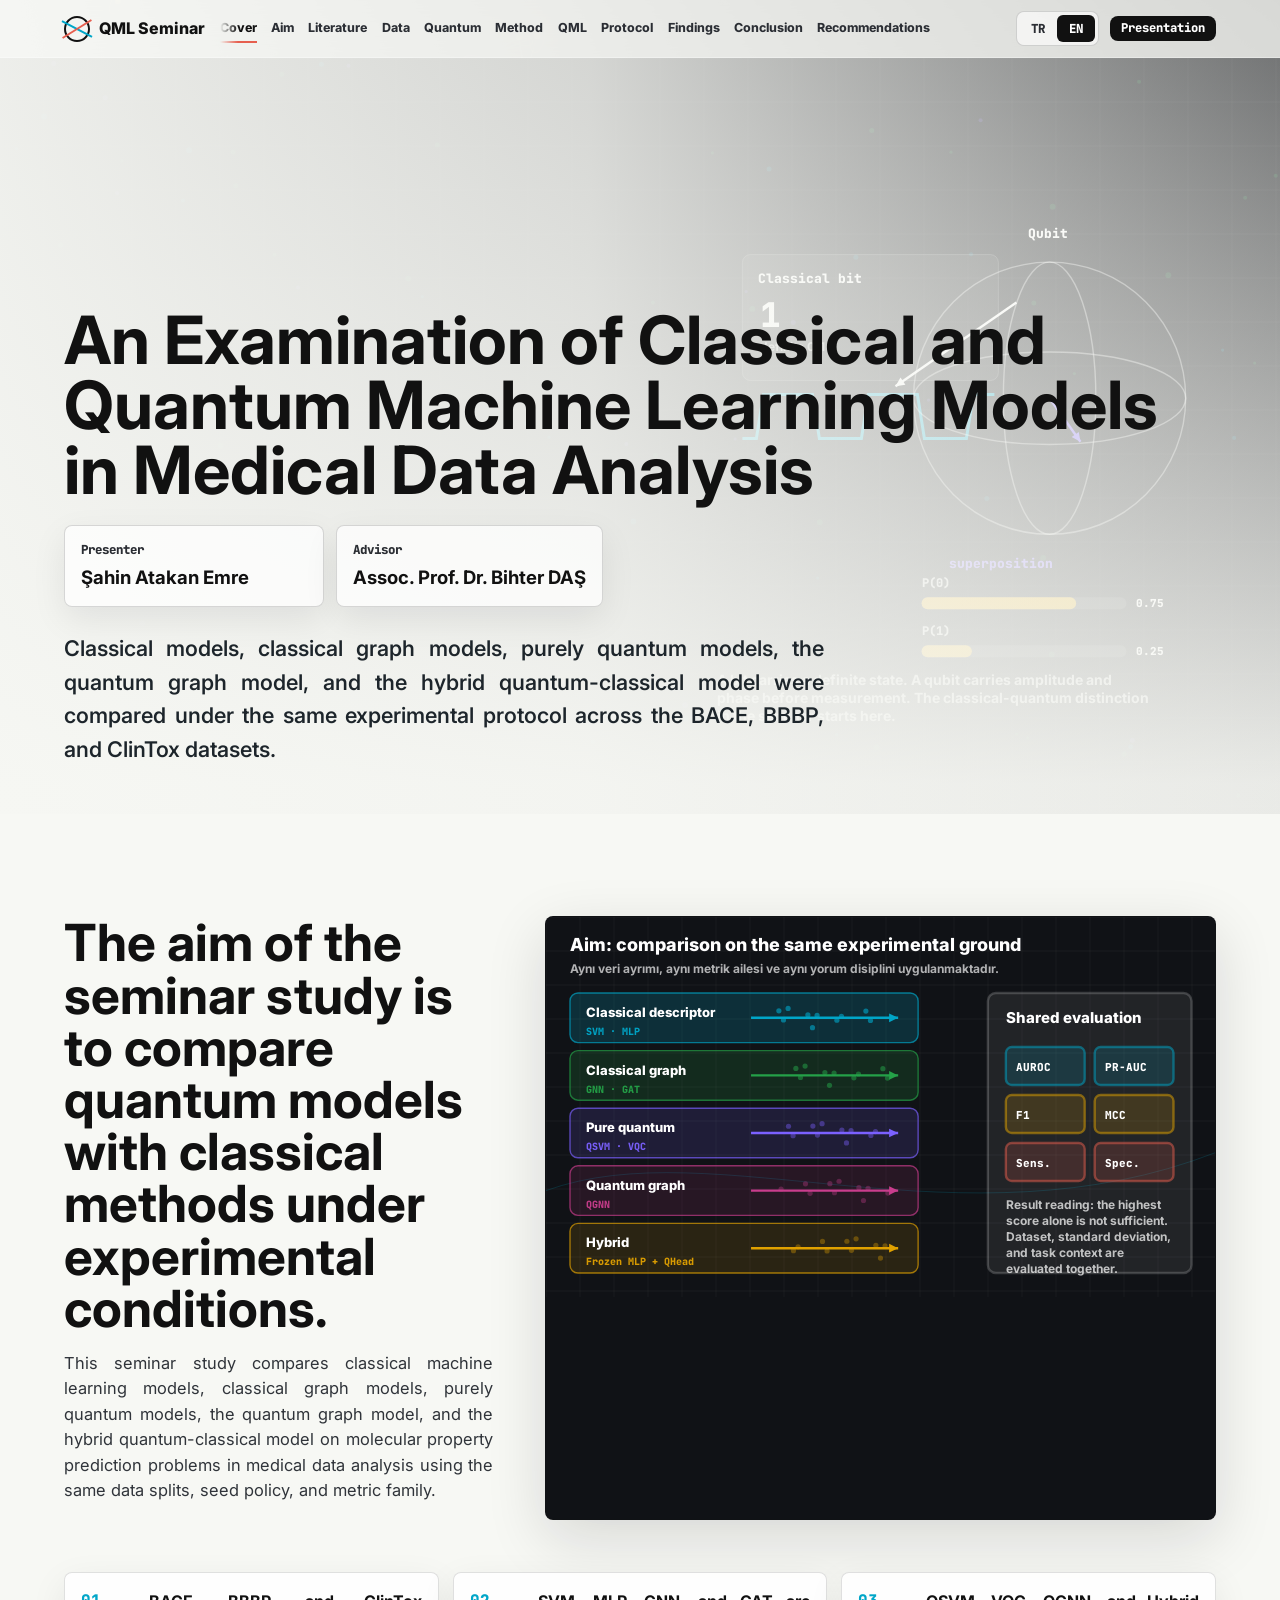
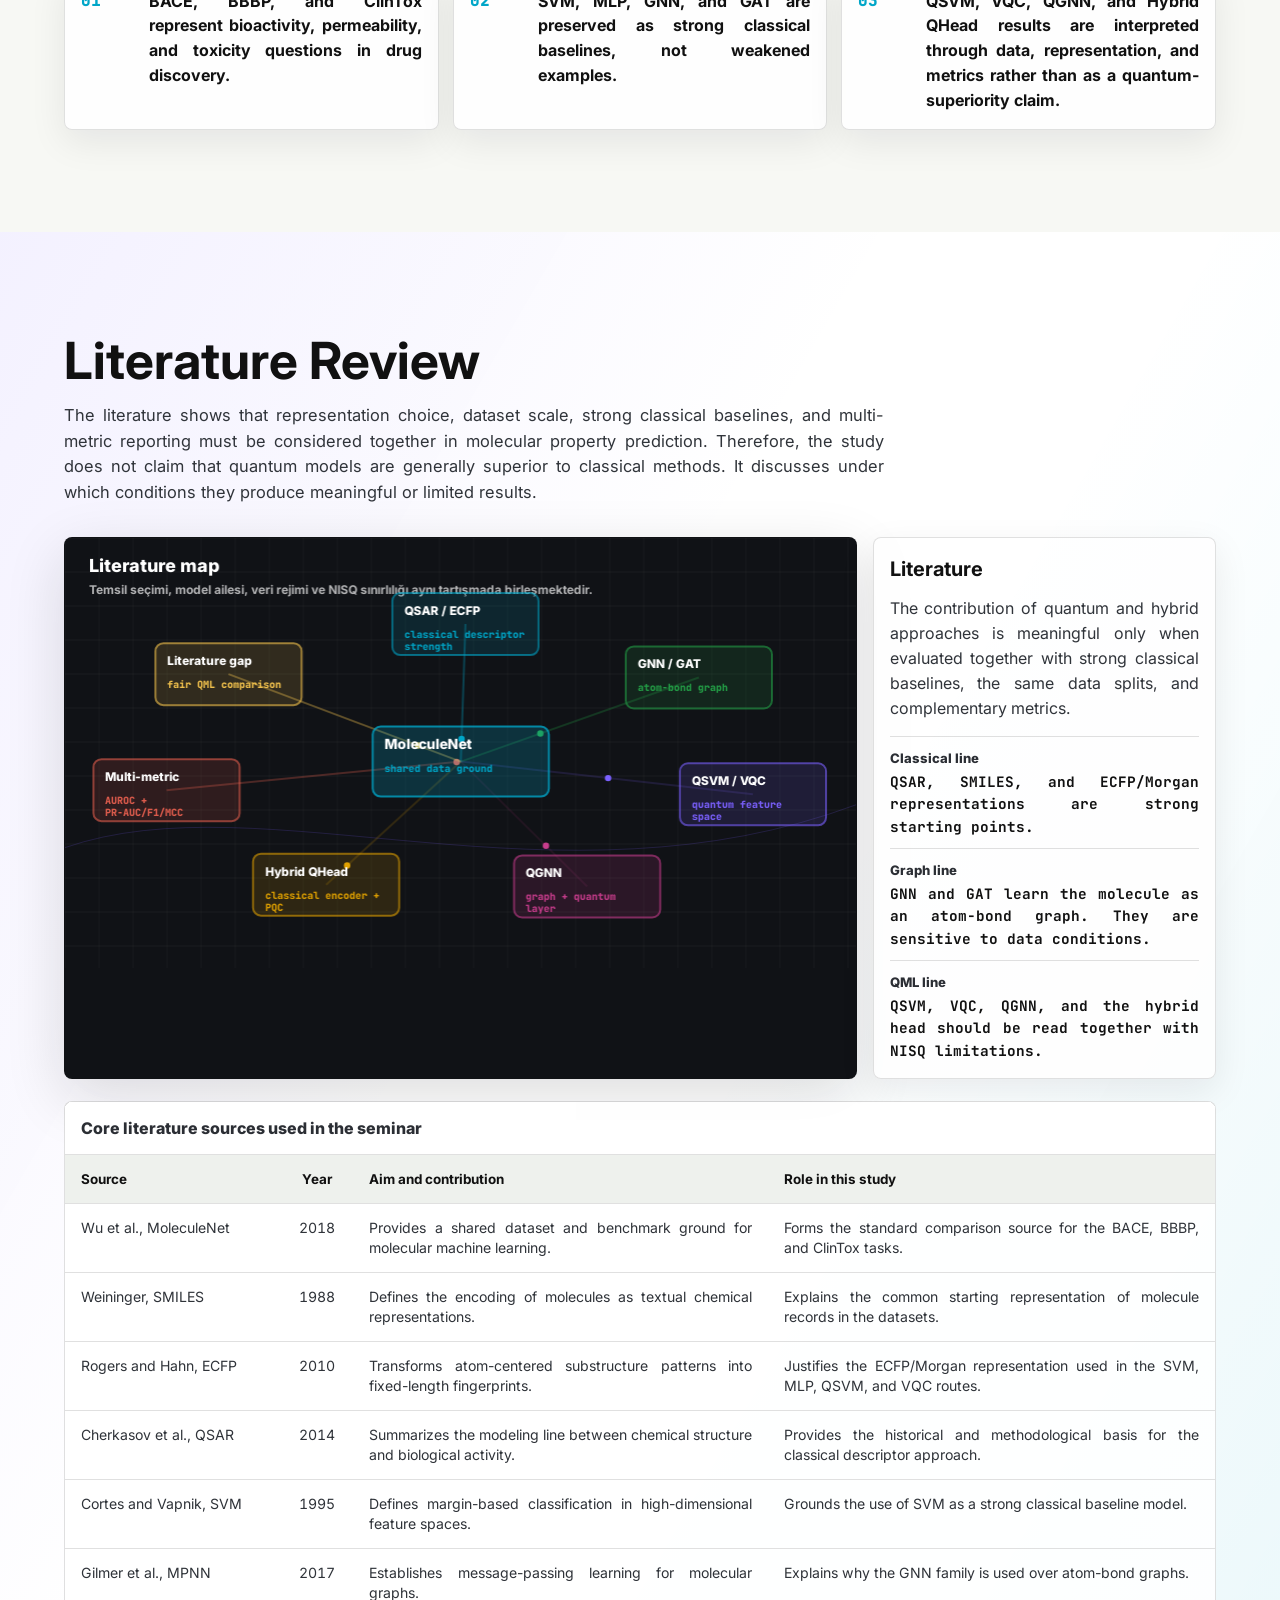
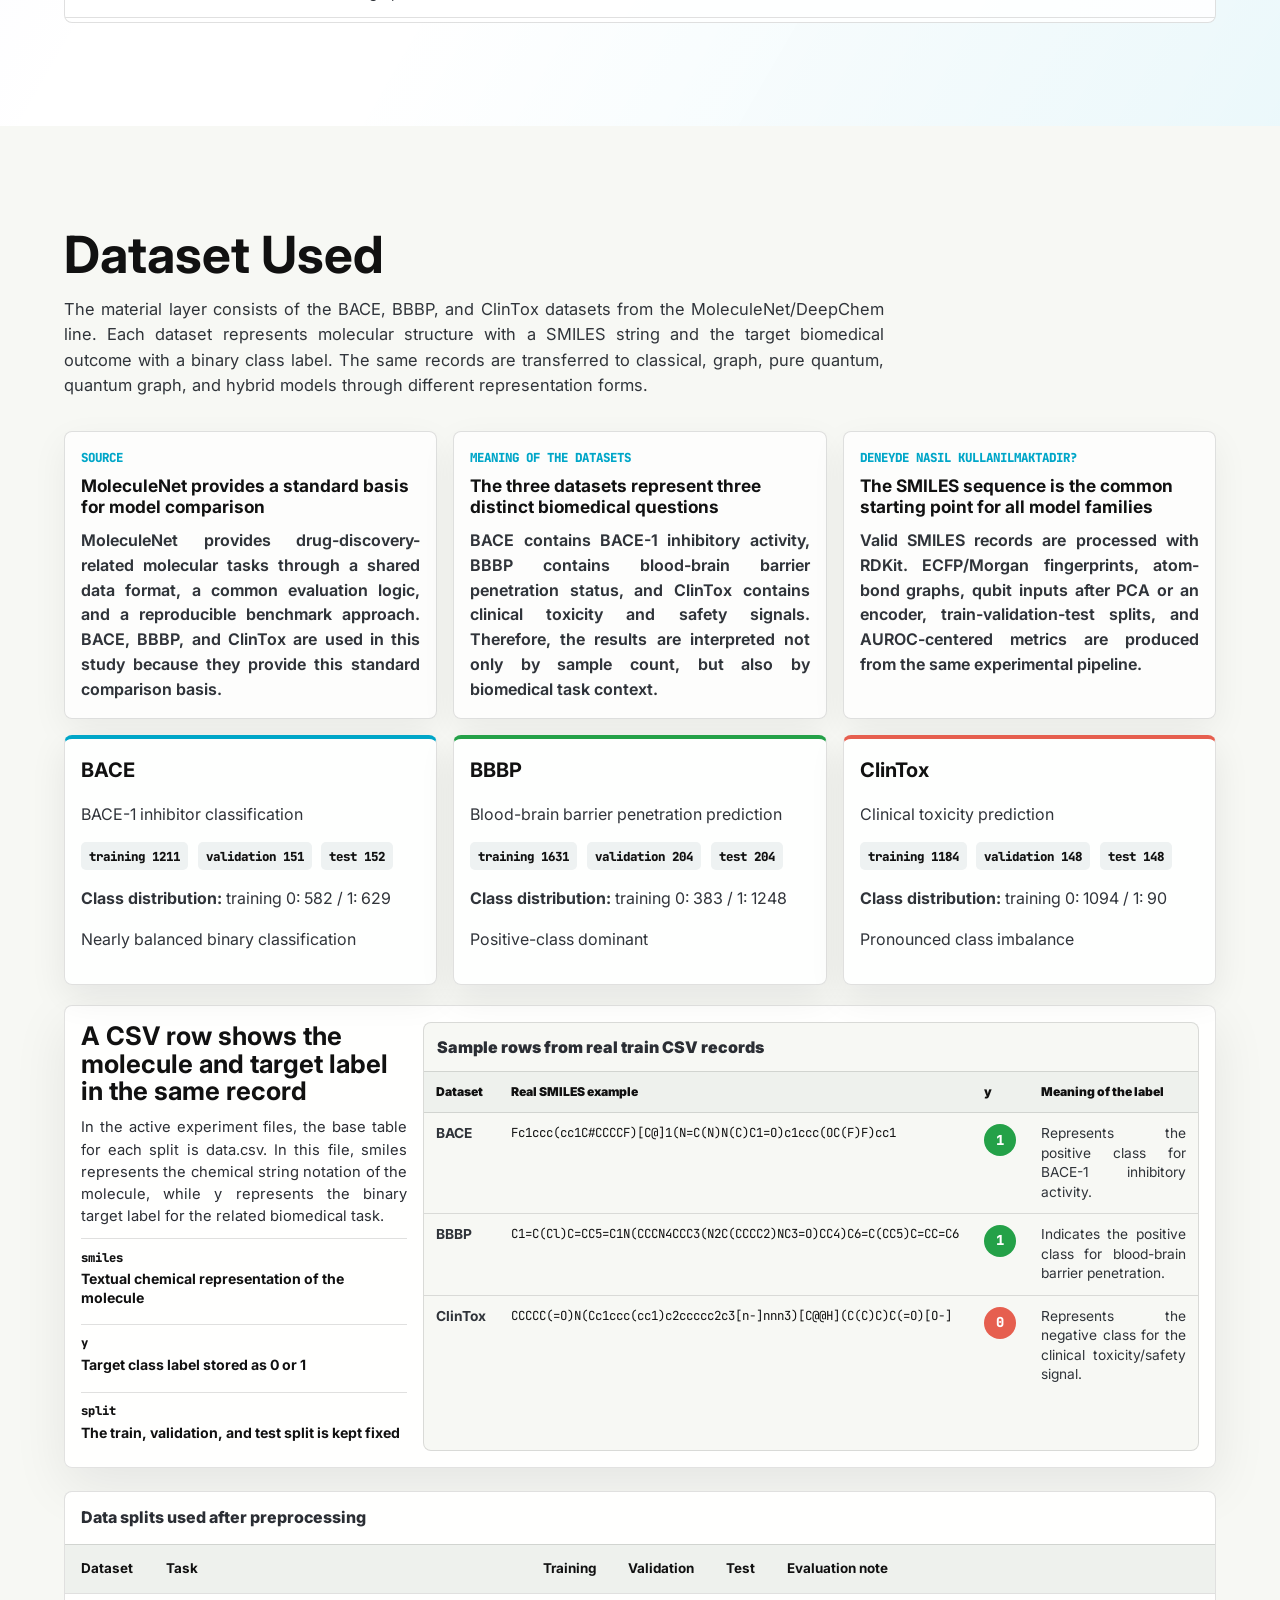
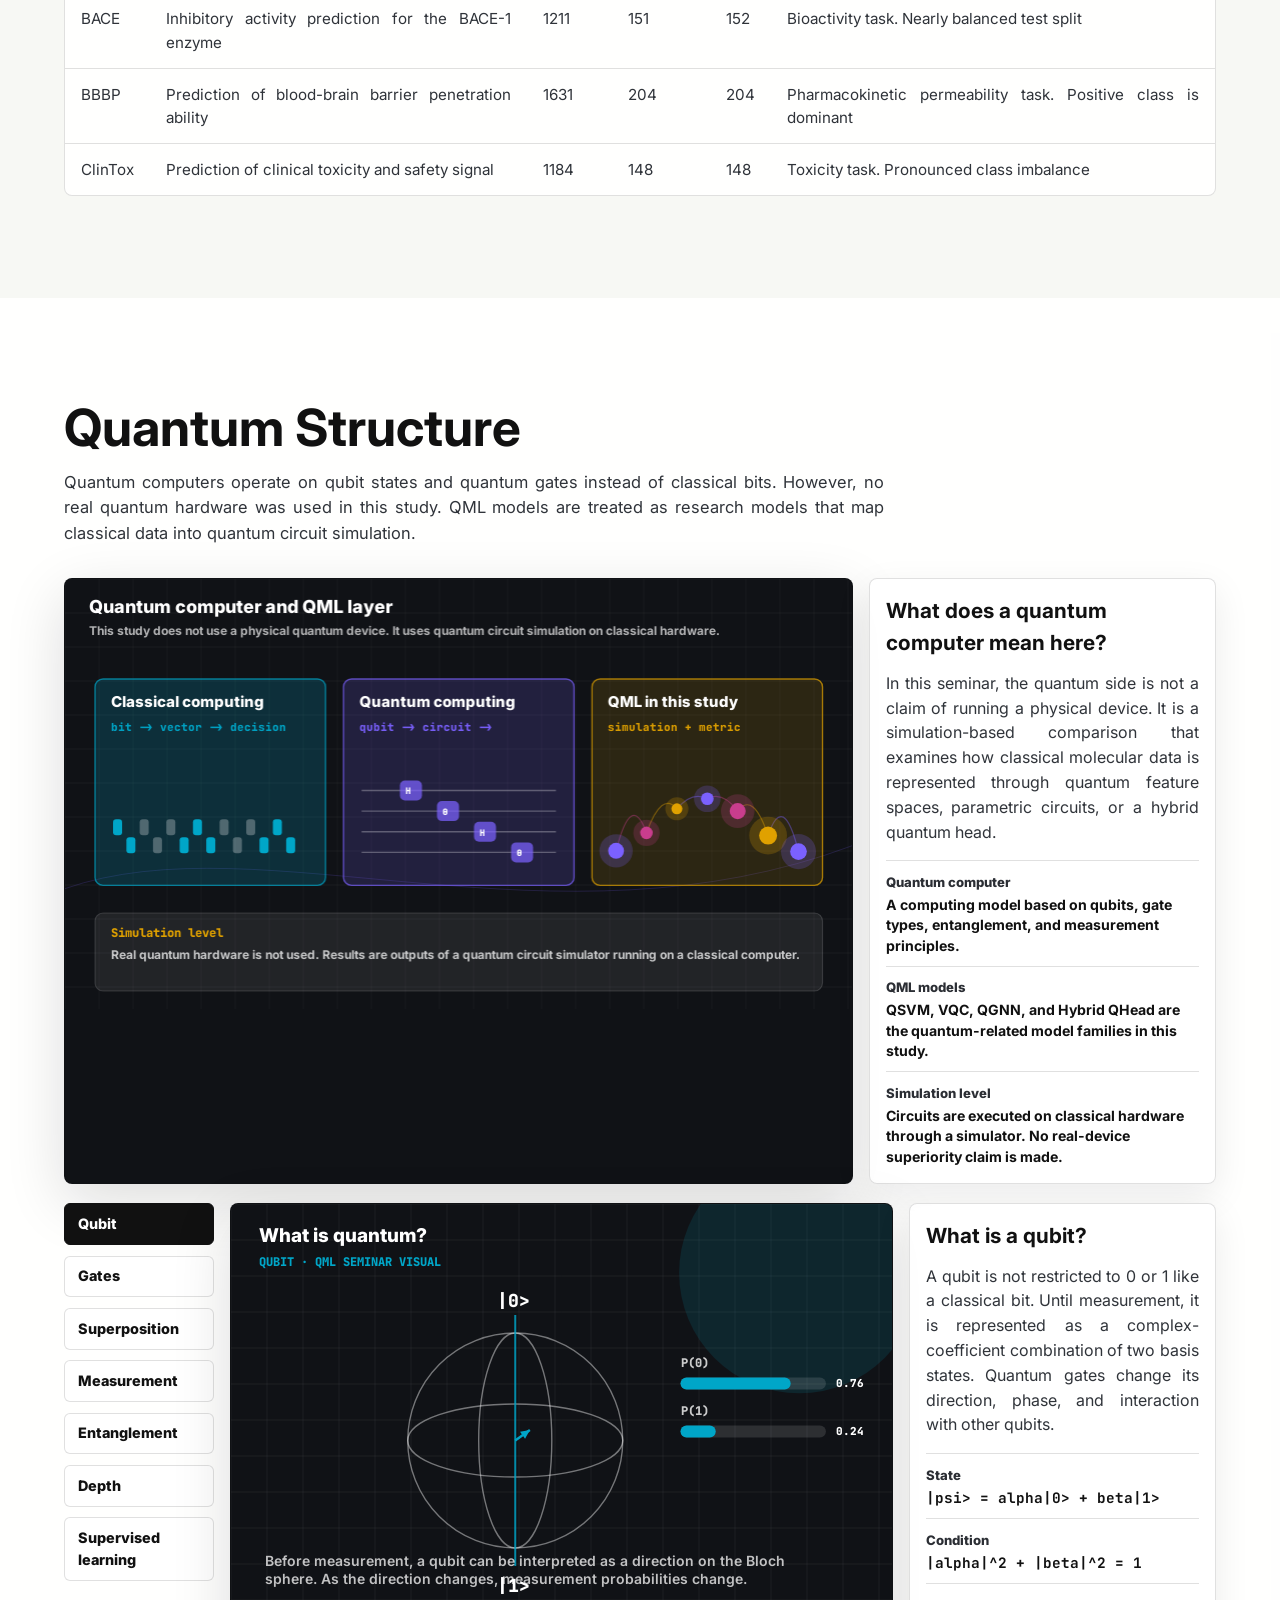
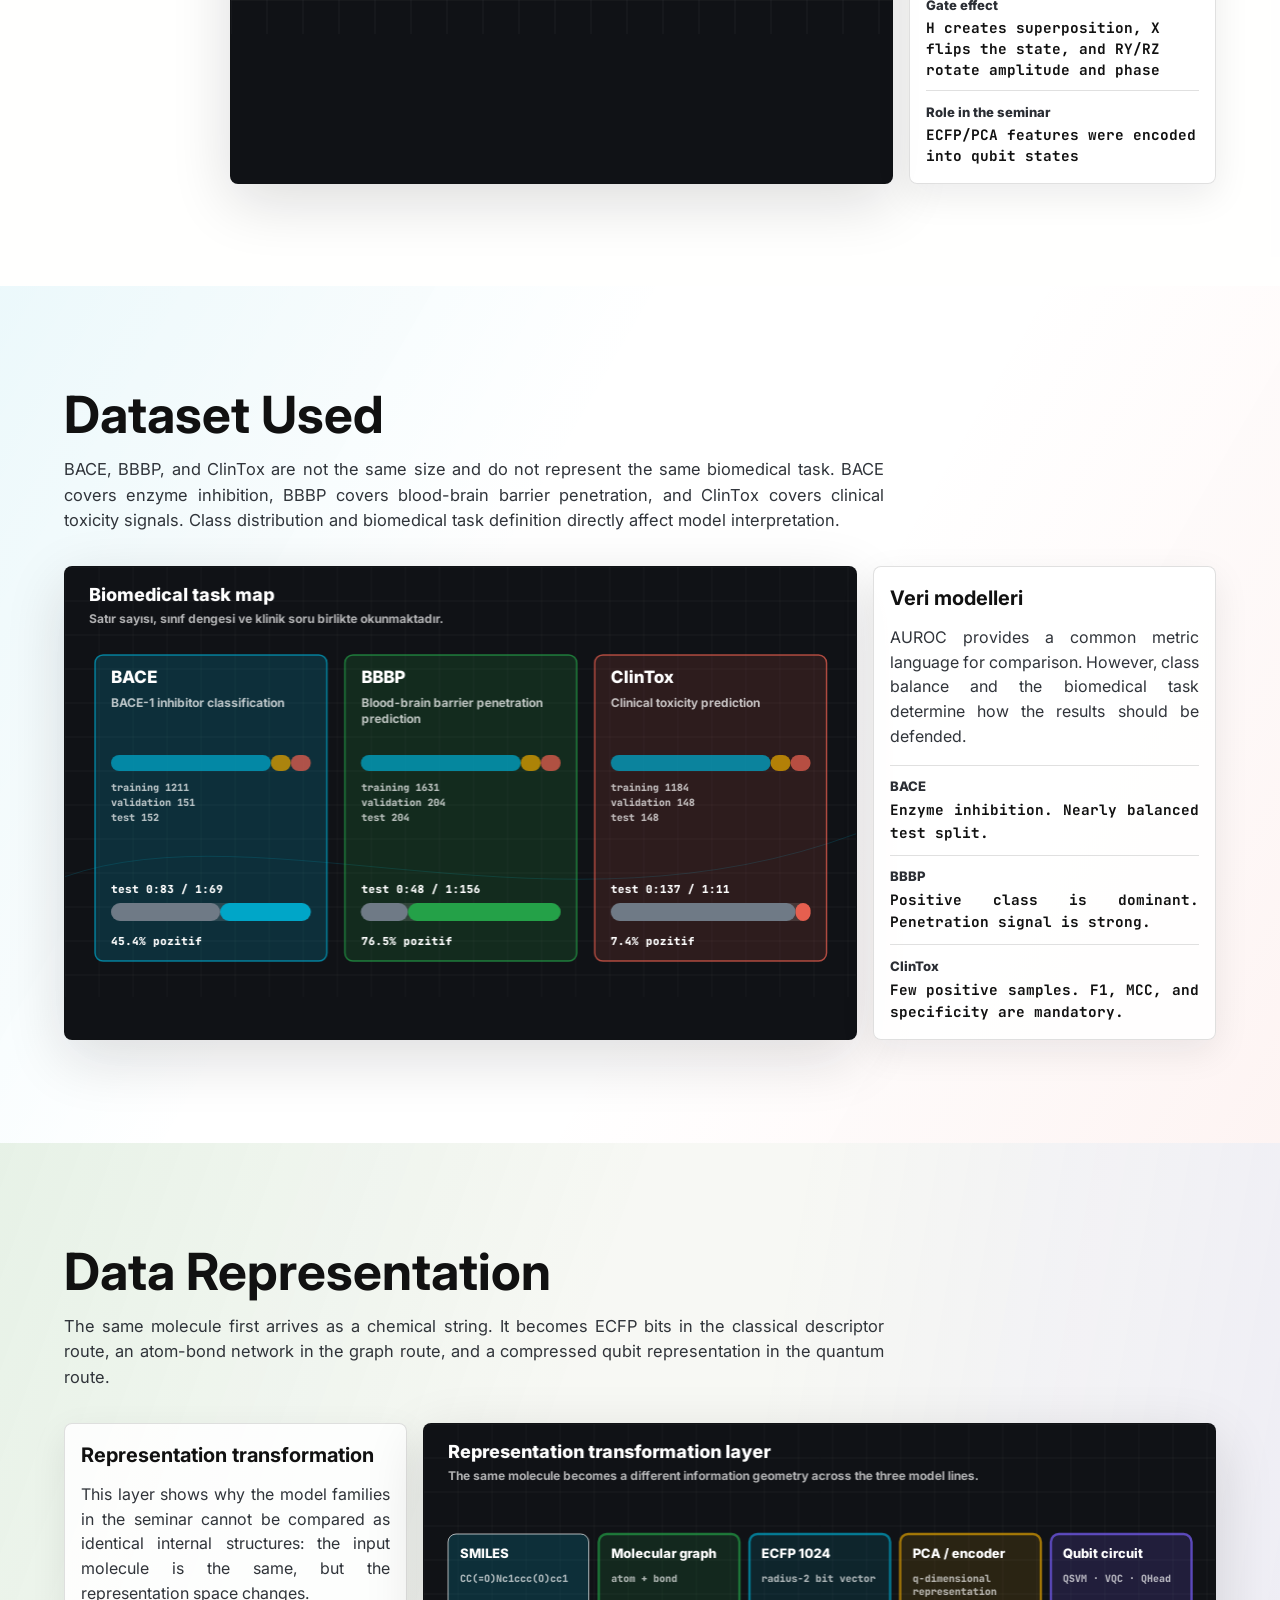
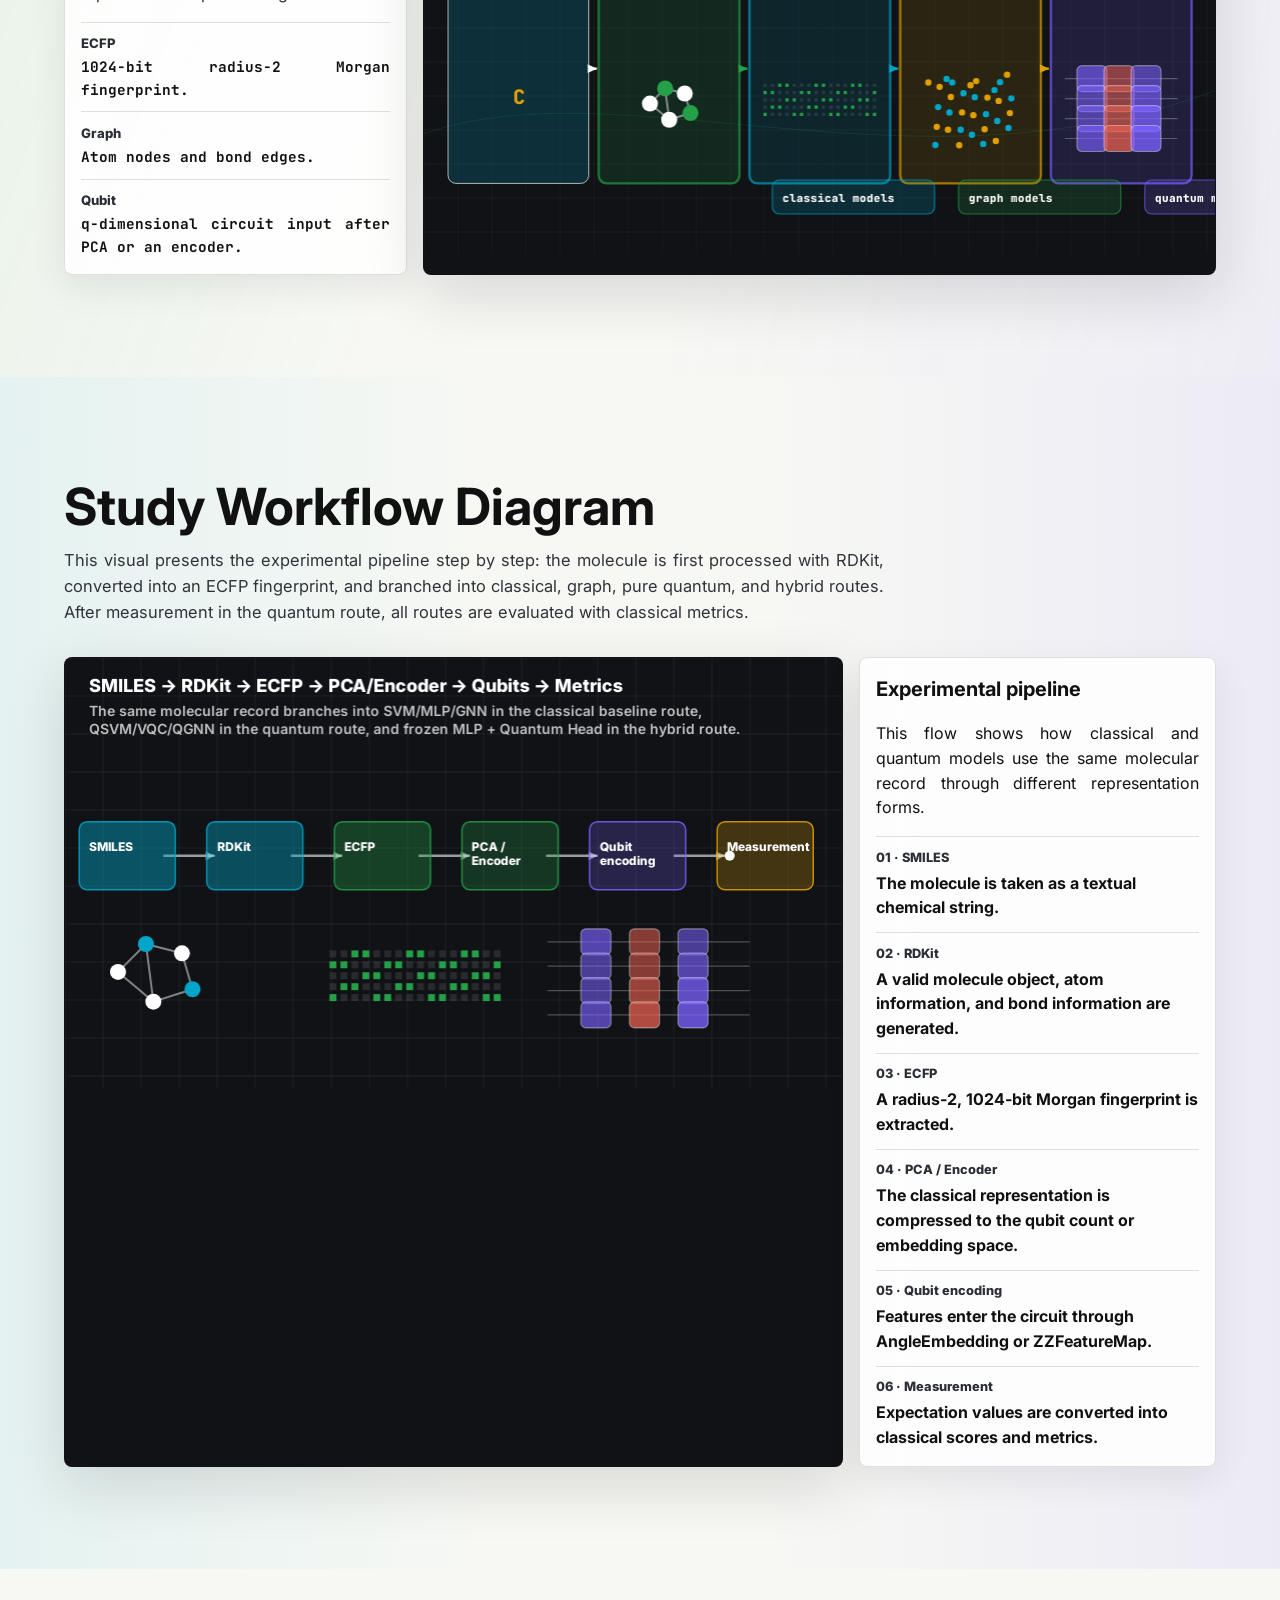
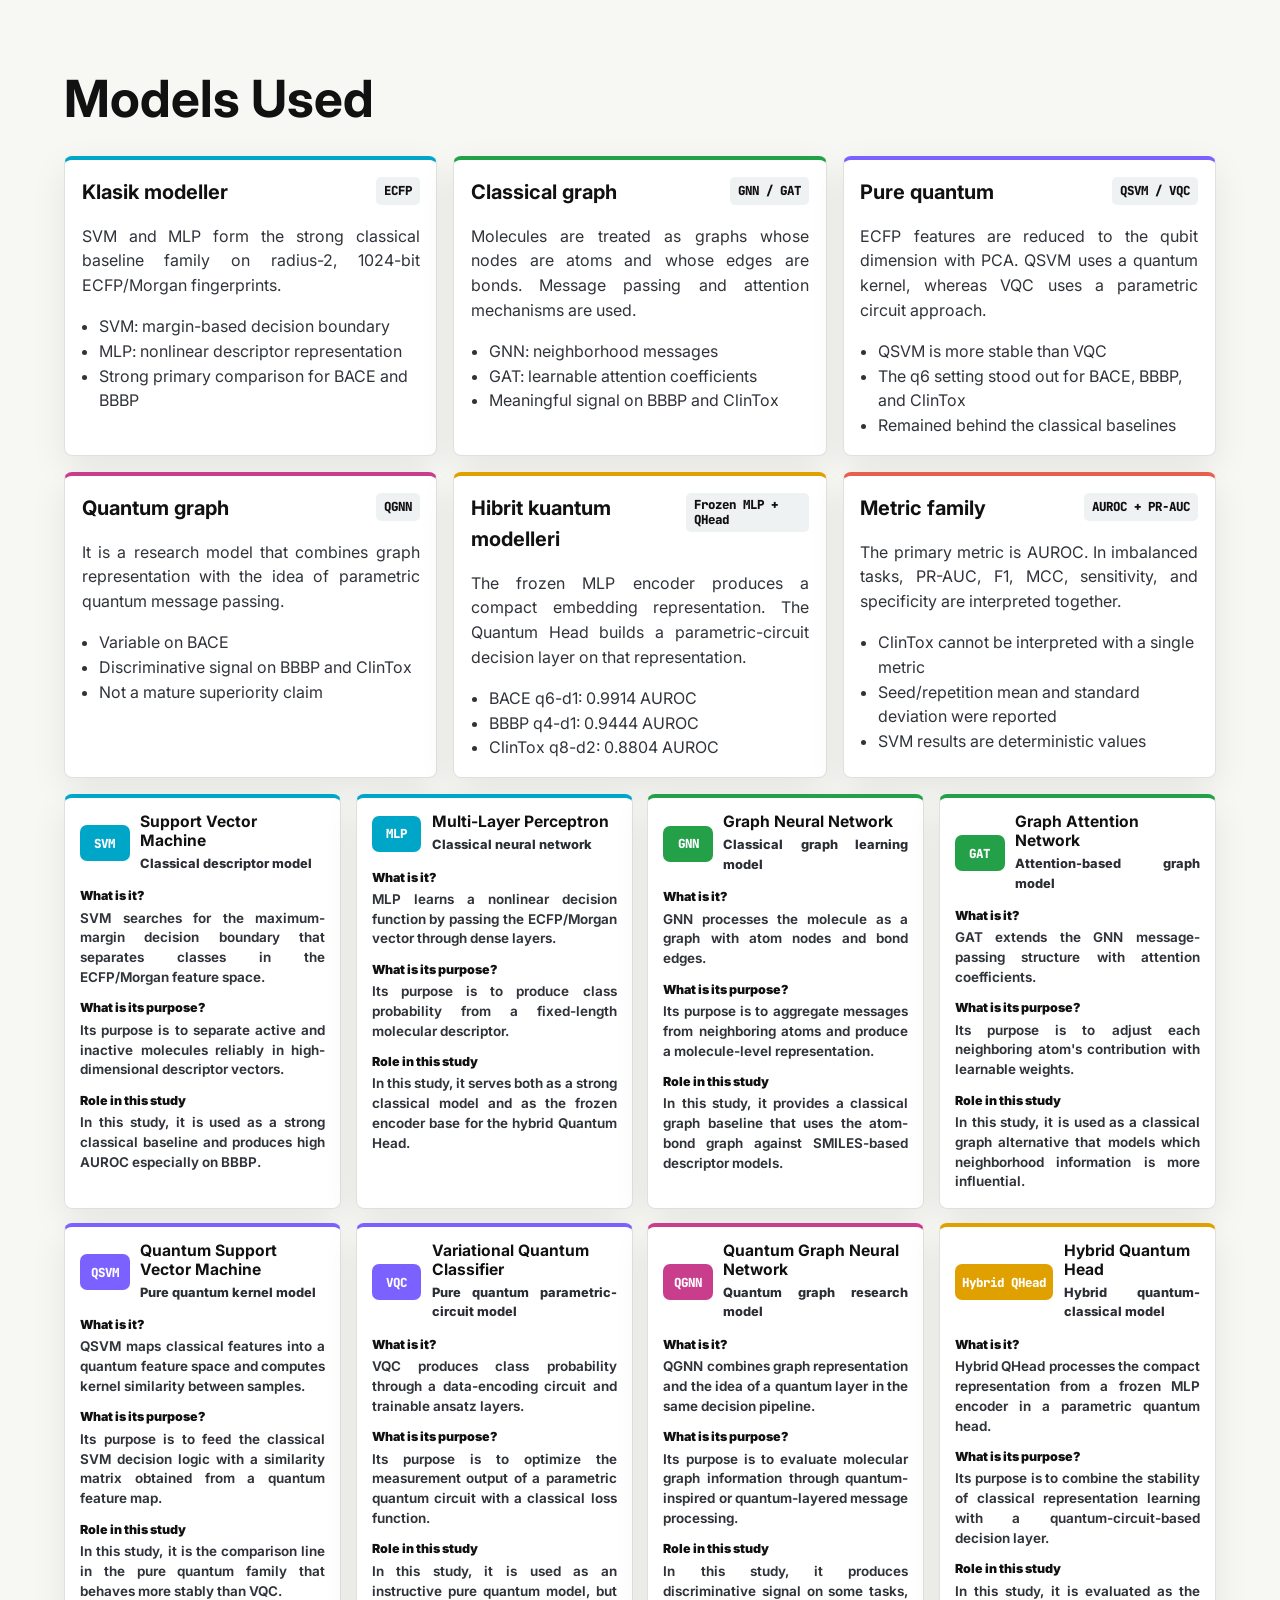
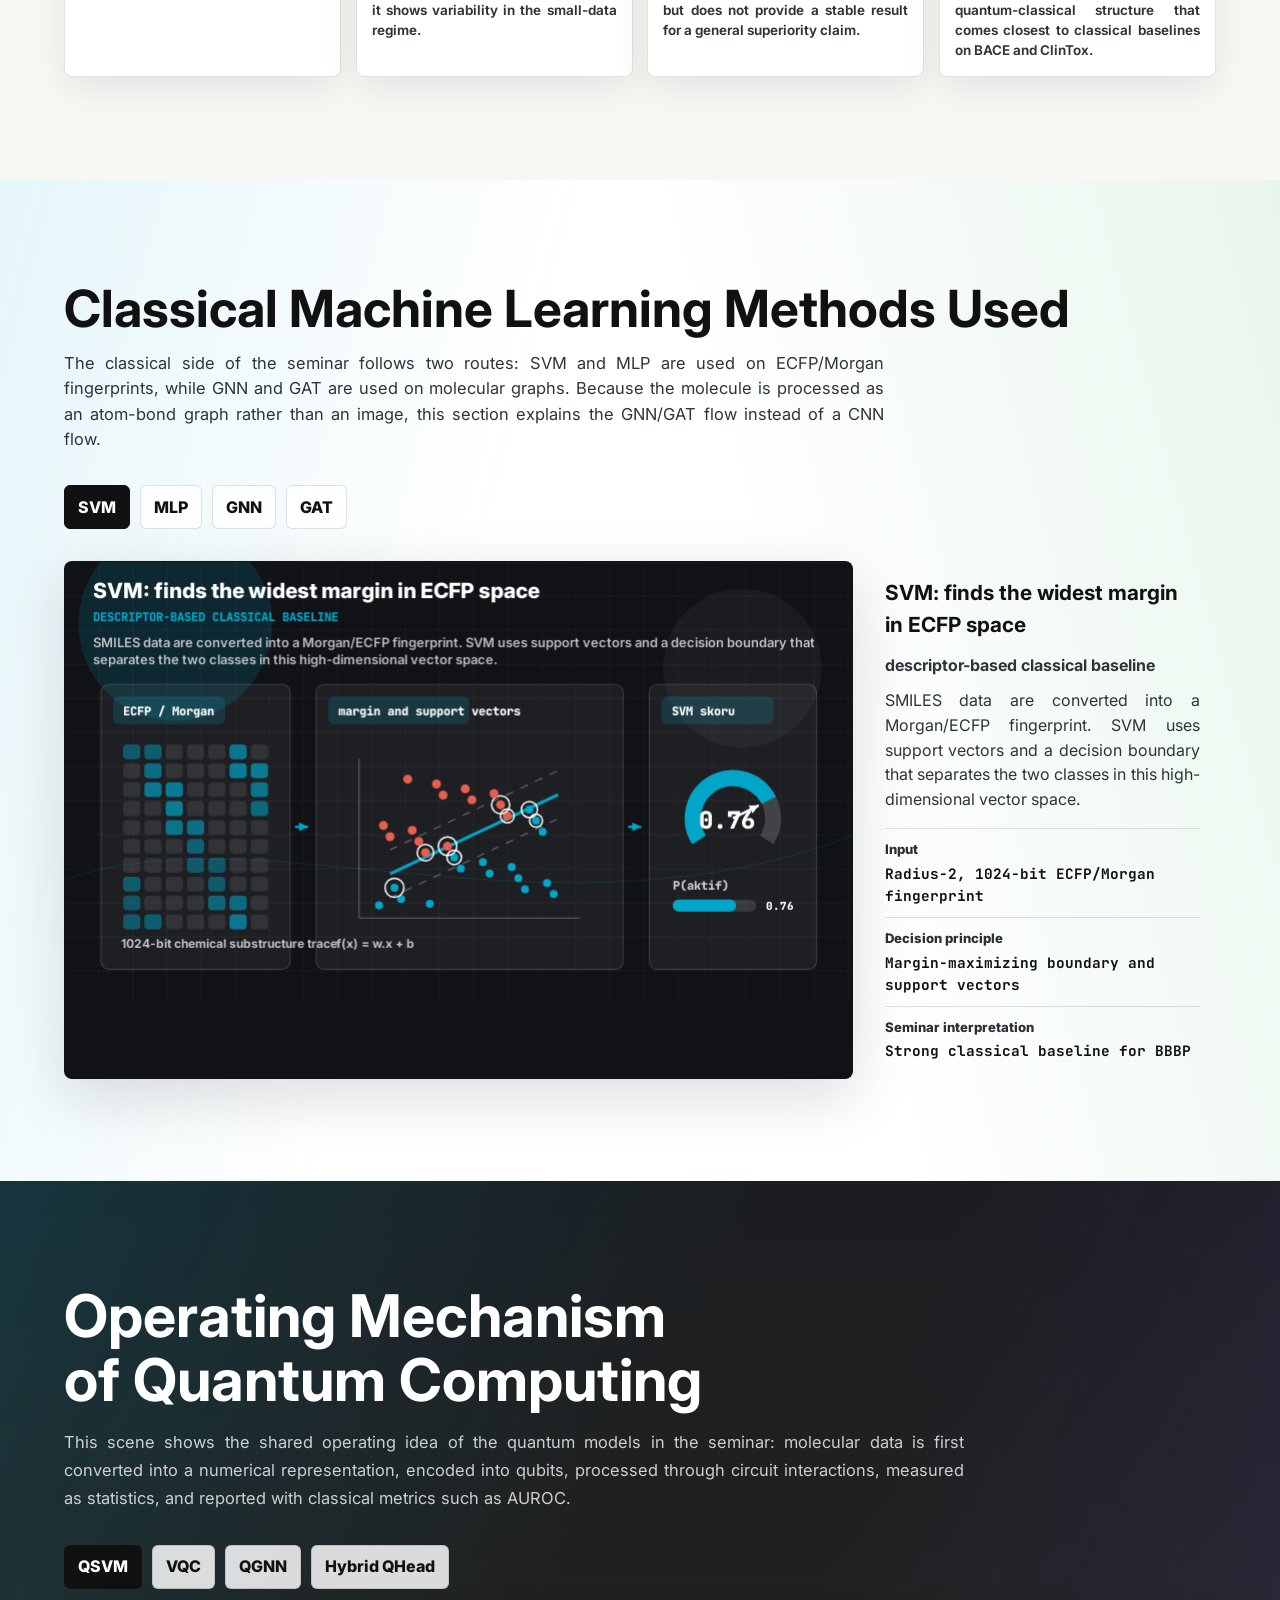
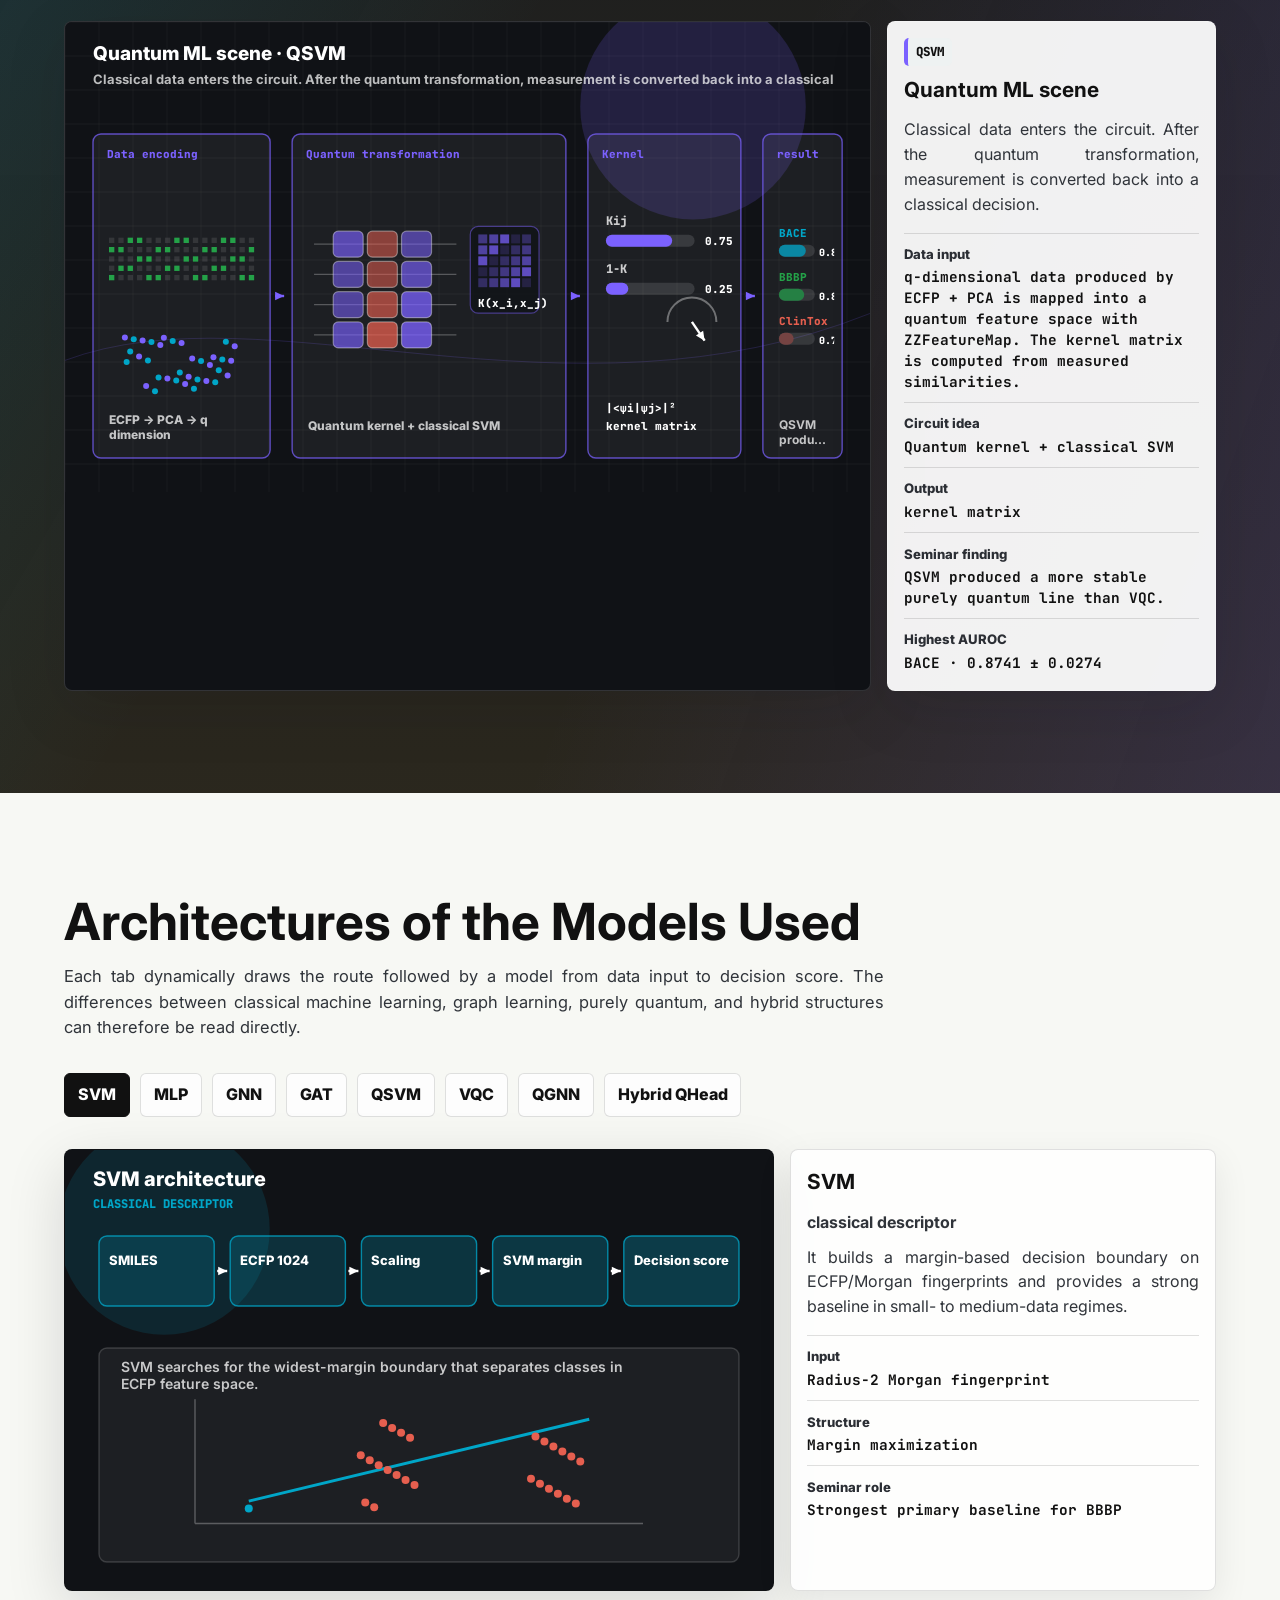
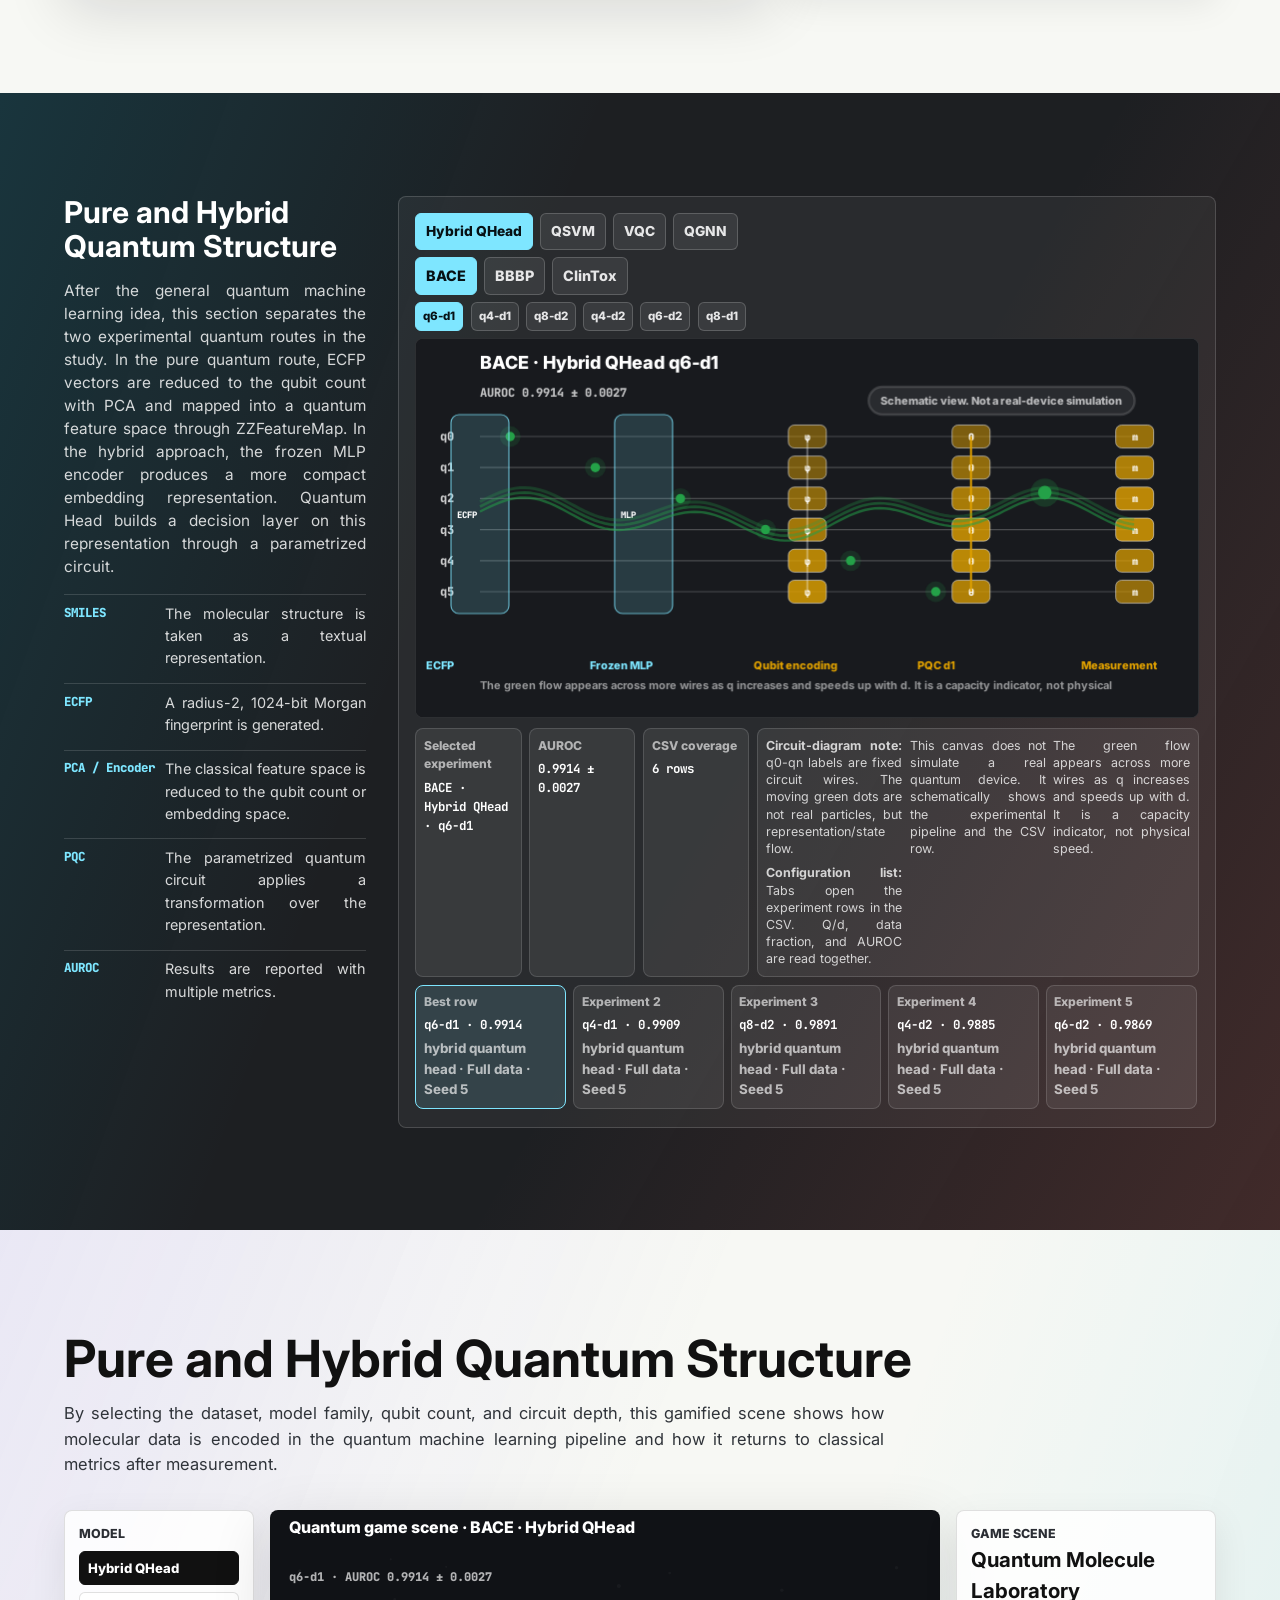
<file: frontend/index.html>
<!doctype html>
<html lang="en">
<head>
  <meta charset="utf-8">
  <meta name="viewport" content="width=device-width, initial-scale=1">
  <meta name="description" content="Interactive seminar page comparing classical and quantum machine learning models for molecular property prediction in medical data analysis.">
  <title>Classical and Quantum Machine Learning Models for Medical Data Analysis</title>
  <link rel="preconnect" href="https://fonts.googleapis.com">
  <link rel="preconnect" href="https://fonts.gstatic.com" crossorigin>
  <link href="https://fonts.googleapis.com/css2?family=Inter:wght@400;500;600;700;800&family=JetBrains+Mono:wght@500;700&display=swap" rel="stylesheet">
  <link rel="stylesheet" href="styles.css?v=20260610-default-en-3">
</head>
<body>
  <canvas id="quantumField" aria-hidden="true"></canvas>

  <header class="site-header">
    <a class="brand" href="#kapak" aria-label="Ana bölüme git">
      <span class="brand-mark"></span>
      <span>QML Semineri</span>
    </a>
    <div class="header-actions">
      <nav class="nav-links" aria-label="Sayfa bölümleri">
        <a href="#kapak">Kapak</a>
        <a href="#amac">Amaç</a>
        <a href="#literatur">Literatür</a>
        <a href="#veri">Veri</a>
        <a href="#kuantum-temelleri">Kuantum</a>
        <a href="#modeller">Yöntem</a>
        <a href="#quantum-ml-akisi">QML</a>
        <a href="#deney-protokolu">Protokol</a>
        <a href="#sonuclar">Bulgular</a>
        <a href="#sonuc">Sonuç</a>
        <a href="#oneriler">Öneriler</a>
      </nav>
      <div class="language-switcher" aria-label="Dil seçimi">
        <button class="language-button" type="button" data-lang="tr" aria-pressed="false">TR</button>
        <button class="language-button" type="button" data-lang="en" aria-pressed="true">EN</button>
      </div>
      <a class="presentation-link" href="sunum.html" target="_blank" rel="noopener">Sunum</a>
    </div>
  </header>

  <main id="top">
    <section id="kapak" class="hero section-band">
      <canvas id="heroQuantumCanvas" class="hero-quantum-canvas" width="1400" height="900" aria-hidden="true"></canvas>
      <div class="hero-copy">
        <p class="eyebrow">Yüksek Lisans Semineri</p>
        <h1>Medikal Veri Analizinde Klasik ve Kuantum Makine Öğrenmesi Modellerinin İncelenmesi</h1>
        <div class="seminar-cover-meta" aria-label="Seminer kapak bilgileri">
          <div>
            <span>Sunum Yapan</span>
            <strong>Şahin Atakan Emre</strong>
          </div>
          <div>
            <span>Danışman</span>
            <strong>Doç. Dr. Bihter DAŞ</strong>
          </div>
        </div>
        <p class="hero-text">
          BACE, BBBP ve ClinTox veri setleri üzerinde klasik modeller, klasik grafik
          modeller, saf kuantum modeller, kuantum grafik modeli ve hibrit kuantum-klasik
          model aynı deneysel zeminde karşılaştırılmıştır.
        </p>
      </div>
    </section>

    <section id="amac" class="intro-grid section-band">
      <article class="statement">
        <p class="section-kicker">Amaç ve araştırma sorusu</p>
        <h2>Seminer çalışmasının amacı, kuantum modellerinin klasik yöntemlerle deneysel ortamlarda karşılaştırılmasıdır.</h2>
        <p>
          Bu seminer çalışması, medikal veri analizi kapsamında ele alınan moleküler
          özellik tahmini problemlerinde klasik makine öğrenmesi modelleri, klasik grafik
          modeller, saf kuantum modeller, kuantum grafik modeli ve hibrit
          kuantum-klasik modeli aynı veri ayrımları, aynı seed politikası ve aynı metrik
          ailesiyle karşılaştırmaktadır.
        </p>
      </article>
      <div class="aim-visual-stage">
        <canvas id="researchAimCanvas" width="980" height="560" aria-label="Seminer amacını ve karşılaştırma hattını gösteren dinamik görsel"></canvas>
      </div>
      <div class="thesis-points">
        <div class="point">
          <span>01</span>
          <p>BACE, BBBP ve ClinTox ilaç keşfinde biyolojik aktivite, geçirgenlik ve toksisite sorularını temsil etmektedir.</p>
        </div>
        <div class="point">
          <span>02</span>
          <p>SVM, MLP, GNN ve GAT zayıflatılmış örnekler değil, güçlü klasik referans modeller olarak korunur.</p>
        </div>
        <div class="point">
          <span>03</span>
          <p>QSVM, VQC, QGNN ve Hybrid QHead sonuçları kuantum üstünlüğü iddiası yerine veri, temsil ve metrik bağlamında yorumlanır.</p>
        </div>
      </div>
    </section>

    <section id="literatur" class="section-band literature-section">
      <div class="section-heading">
        <p class="section-kicker">Kuramsal çerçeve</p>
        <h2>Literatür Çalışması</h2>
        <p>
          Literatür, moleküler özellik tahmininde temsil seçiminin, veri seti ölçeğinin,
          güçlü klasik referansların ve çoklu metrik raporlamanın birlikte ele alınması
          gerektiğini göstermektedir. Bu nedenle çalışma, kuantum modellerin klasik yöntemlerden
          genel olarak üstün olduğunu ileri sürmemektedir. Hangi koşullarda anlamlı ya da sınırlı
          sonuç verdiğini tartışmaktadır.
        </p>
      </div>
      <div class="visual-layout">
        <div class="visual-stage">
          <canvas id="literatureMapCanvas" width="1180" height="620" aria-label="Literatür çalışmasını klasik, grafik, kuantum ve hibrit araştırma çizgileriyle gösteren dinamik harita"></canvas>
        </div>
        <aside class="visual-note">
          <h3>Literatür</h3>
          <p>Kuantum ve hibrit yaklaşımların katkısı, ancak güçlü klasik referanslar, aynı veri ayrımları ve tamamlayıcı metriklerle birlikte değerlendirildiğinde anlamlıdır.</p>
          <div class="visual-note-list">
            <div><span>Klasik çizgi</span><strong>QSAR, SMILES ve ECFP/Morgan temsilleri güçlü başlangıç noktasıdır.</strong></div>
            <div><span>Grafik çizgi</span><strong>GNN ve GAT molekülü atom-bağ grafiği olarak öğrenmektedir. Veri koşullarına duyarlıdır.</strong></div>
            <div><span>QML çizgisi</span><strong>QSVM, VQC, QGNN ve hibrit başlık NISQ sınırlılıklarıyla birlikte okunmalıdır.</strong></div>
          </div>
        </aside>
      </div>
      <div class="literature-table-wrap" aria-label="Seminer literatür kaynakları tablosu">
        <table class="data-table literature-table">
          <caption>Seminerde kullanılan temel literatür kaynakları</caption>
          <thead>
            <tr>
              <th>Kaynak</th>
              <th>Yıl</th>
              <th>Amaç ve katkı</th>
              <th>Bu çalışmadaki rolü</th>
            </tr>
          </thead>
          <tbody>
            <tr>
              <td>Wu ve ark., MoleculeNet</td>
              <td>2018</td>
              <td>Moleküler makine öğrenmesi için ortak veri seti ve benchmark zemini sunmaktadır.</td>
              <td>BACE, BBBP ve ClinTox görevlerinin standart karşılaştırma kaynağını oluşturmaktadır.</td>
            </tr>
            <tr>
              <td>Weininger, SMILES</td>
              <td>1988</td>
              <td>Moleküllerin metinsel kimyasal gösterimle kodlanmasını tanımlamaktadır.</td>
              <td>Veri setlerindeki molekül kayıtlarının ortak başlangıç temsilini açıklamaktadır.</td>
            </tr>
            <tr>
              <td>Rogers ve Hahn, ECFP</td>
              <td>2010</td>
              <td>Atom merkezli alt yapı örüntülerini sabit uzunluklu parmak izlerine dönüştürmektedir.</td>
              <td>SVM, MLP, QSVM ve VQC hatlarında kullanılan ECFP/Morgan temsilini gerekçelendirmektedir.</td>
            </tr>
            <tr>
              <td>Cherkasov ve ark., QSAR</td>
              <td>2014</td>
              <td>Kimyasal yapı ile biyolojik aktivite arasındaki modelleme çizgisini özetlemektedir.</td>
              <td>Klasik tanımlayıcı yaklaşımın tarihsel ve yöntemsel temelini sağlamaktadır.</td>
            </tr>
            <tr>
              <td>Cortes ve Vapnik, SVM</td>
              <td>1995</td>
              <td>Yüksek boyutlu özellik uzayında marj tabanlı sınıflandırmayı tanımlamaktadır.</td>
              <td>Güçlü klasik referans model olarak SVM kullanımını temellendirmektedir.</td>
            </tr>
            <tr>
              <td>Gilmer ve ark., MPNN</td>
              <td>2017</td>
              <td>Moleküler grafiklerde Mesaj geçirme öğrenme çerçevesini kurmaktadır.</td>
              <td>GNN model ailesinin atom-bağ grafiği üzerinden neden kullanıldığını açıklamaktadır.</td>
            </tr>
            <tr>
              <td>Veličković ve ark., GAT</td>
              <td>2018</td>
              <td>Graf düğümleri arasında dikkat mekanizmalı mesaj ağırlıklandırması önermektedir.</td>
              <td>GAT modelinin komşu atom katkılarını öğrenilebilir ağırlıklarla ele almasını açıklamaktadır.</td>
            </tr>
            <tr>
              <td>Biamonte ve ark., QML</td>
              <td>2017</td>
              <td>Kuantum algoritmalar ile makine öğrenmesi ilişkisini genel çerçevede incelemektedir.</td>
              <td>QSVM, VQC, QGNN ve hibrit kuantum başlık tartışmasının kuramsal zeminini vermektedir.</td>
            </tr>
            <tr>
              <td>Preskill, NISQ</td>
              <td>2018</td>
              <td>Sınırlı kubit, gürültü ve devre derinliği koşullarındaki kuantum dönemi tanımlamaktadır.</td>
              <td>Gerçek kuantum donanımı yerine devre simülasyonu kullanılmasını sınırlılık bağlamına yerleştirmektedir.</td>
            </tr>
            <tr>
              <td>Havlíček ve ark., kuantum özellik uzayı</td>
              <td>2019</td>
              <td>Kuantum devreleriyle oluşturulan özellik uzaylarının sınıflandırmada kullanımını göstermektedir.</td>
              <td>QSVM ve kuantum çekirdek anlatımının temel dayanaklarından birini oluşturmaktadır.</td>
            </tr>
            <tr>
              <td>Schuld ve Killoran, Hilbert uzayı</td>
              <td>2019</td>
              <td>QML modellerini özellik Hilbert uzayları ve çekirdek bakışıyla açıklamaktadır.</td>
              <td>Kuantum veri kodlama ve kuantum özellik uzayı yorumunu akademik zemine taşımaktadır.</td>
            </tr>
            <tr>
              <td>Cerezo ve ark., VQA</td>
              <td>2021</td>
              <td>Varyasyonel kuantum algoritmaların olanaklarını ve optimizasyon sınırlılıklarını incelemektedir.</td>
              <td>VQC ve parametrik devre tabanlı hibrit başlık yorumunu desteklemektedir.</td>
            </tr>
            <tr>
              <td>Mari ve ark., hibrit transfer öğrenmesi</td>
              <td>2020</td>
              <td>Klasik ağ temsillerinin kuantum devrelerle birleştirilebileceğini göstermektedir.</td>
              <td>Dondurulmuş klasik kodlayıcı ve Quantum Head yaklaşımının hibrit mantığını açıklamaktadır.</td>
            </tr>
            <tr>
              <td>Cerezo ve ark., QML zorlukları</td>
              <td>2022</td>
              <td>QML için veri kodlama, eğitilebilirlik, genelleme ve donanım sınırlılıklarını tartışmaktadır.</td>
              <td>Kuantum üstünlüğü iddiası kurmadan dengeli deneysel yorum yapılmasını desteklemektedir.</td>
            </tr>
          </tbody>
        </table>
      </div>
    </section>

    <section id="veri" class="section-band">
      <div class="section-heading">
        <p class="section-kicker">Materyal</p>
        <h2>Kullanılan Veri Seti</h2>
        <p>
          Materyal katmanı MoleculeNet/DeepChem çizgisindeki BACE, BBBP ve ClinTox
          veri setlerinden oluşmaktadır. Her veri seti moleküler yapıyı SMILES dizgesiyle,
          hedef biyomedikal sonucu ise ikili sınıf etiketiyle temsil etmektedir. Aynı kayıtlar
          klasik, grafik, saf kuantum, kuantum grafik ve hibrit modellere farklı temsil
          biçimleriyle aktarılmaktadır.
        </p>
      </div>
      <div class="material-source-grid" aria-label="Veri kaynağı, kullanım amacı ve içerik özeti">
        <article class="material-source-card">
          <span>Kaynak</span>
          <h3>MoleculeNet, model karşılaştırması için standart zemin sağlamaktadır</h3>
          <p>
            MoleculeNet, ilaç keşfiyle ilişkili moleküler görevleri ortak veri formatı,
            ortak değerlendirme mantığı ve tekrarlanabilir benchmark yaklaşımıyla sunmaktadır.
            Bu çalışmada BACE, BBBP ve ClinTox bu standart karşılaştırma zemini nedeniyle kullanılmaktadır.
          </p>
        </article>
        <article class="material-source-card">
          <span>Veri setlerinin anlamı</span>
          <h3>Üç veri seti üç farklı biyomedikal soruyu temsil etmektedir</h3>
          <p>
            BACE, BACE-1 inhibitör aktivitesini. BBBP, kan-beyin bariyerini geçebilme
            durumunu. ClinTox ise klinik toksisite ve güvenlilik sinyalini içermektedir.
            Bu yüzden sonuçlar yalnızca satır sayısıyla değil, biyomedikal görev bağlamıyla okunmaktadır.
          </p>
        </article>
        <article class="material-source-card">
          <span>Deneyde nasıl kullanılmaktadır?</span>
          <h3>SMILES sekansı tüm model aileleri için ortak başlangıçtır</h3>
          <p>
            Geçerli SMILES kayıtları RDKit ile işlenmektedir. ECFP/Morgan parmak izi,
            atom-bağ grafı, PCA veya kodlayıcı sonrası kubit girişi, eğitim-doğrulama-test
            ayrımı ve AUROC merkezli metrikler aynı deney hattından üretilmektedir.
          </p>
        </article>
      </div>
      <div class="dataset-grid" id="datasetCards"></div>
      <div class="dataset-example-panel" aria-label="Veri Seti Örneği">
        <div class="dataset-example-copy">
          <p class="section-kicker">Veri Seti Örneği</p>
          <h3>CSV satırı molekülü ve hedef etiketi aynı kayıtta göstermektedir</h3>
          <p>
            Aktif deney dosyalarında her split için temel tablo data.csv dosyasıdır.
            Bu dosyada smiles molekülün kimyasal dize gösterimini, y
            ise ilgili biyomedikal göreve ait ikili hedef etiketi temsil etmektedir.
          </p>
          <div class="csv-column-legend">
            <div><span>smiles</span><strong>Molekülün metinsel kimyasal gösterimi</strong></div>
            <div><span>y</span><strong>0 veya 1 olarak saklanan hedef sınıf etiketi</strong></div>
            <div><span>split</span><strong>Train, validation ve test ayrımı sabit tutulmaktadır</strong></div>
          </div>
        </div>
        <div class="dataset-example-table-wrap">
          <table class="dataset-example-table">
            <caption>Gerçek train CSV kayıtlarından örnek satırlar</caption>
            <thead>
              <tr>
                <th>Veri seti</th>
                <th>Gerçek SMILES örneği</th>
                <th>y</th>
                <th>Etiketin anlamı</th>
              </tr>
            </thead>
            <tbody>
              <tr>
                <td><strong>BACE</strong></td>
                <td><code>Fc1ccc(cc1C#CCCCF)[C@]1(N=C(N)N(C)C1=O)c1ccc(OC(F)F)cc1</code></td>
                <td><span class="label-pill positive">1</span></td>
                <td>BACE-1 inhibitör aktivitesi için pozitif sınıfı temsil etmektedir.</td>
              </tr>
              <tr>
                <td><strong>BBBP</strong></td>
                <td><code>C1=C(Cl)C=CC5=C1N(CCCN4CCC3(N2C(CCCC2)NC3=O)CC4)C6=C(CC5)C=CC=C6</code></td>
                <td><span class="label-pill positive">1</span></td>
                <td>Kan-beyin bariyeri geçişi için pozitif sınıfı göstermektedir.</td>
              </tr>
              <tr>
                <td><strong>ClinTox</strong></td>
                <td><code>CCCCC(=O)N(Cc1ccc(cc1)c2ccccc2c3[n-]nnn3)[C@@H](C(C)C)C(=O)[O-]</code></td>
                <td><span class="label-pill negative">0</span></td>
                <td>Klinik toksisite/güvenlilik sinyali için negatif sınıfı temsil etmektedir.</td>
              </tr>
            </tbody>
          </table>
        </div>
      </div>
      <div class="data-table-wrap">
        <table class="data-table">
          <caption>Ön işleme sonrası kullanılan veri ayrımları</caption>
          <thead>
            <tr>
              <th>Veri seti</th>
              <th>Görev</th>
              <th>Eğitim</th>
              <th>Doğrulama</th>
              <th>Test</th>
              <th>Değerlendirme notu</th>
            </tr>
          </thead>
          <tbody>
            <tr>
              <td>BACE</td>
              <td>BACE-1 enzimi için inhibitör aktivite tahmini</td>
              <td>1211</td>
              <td>151</td>
              <td>152</td>
              <td>Biyolojik aktivite görevi. Dengeliye yakın test ayrımı</td>
            </tr>
            <tr>
              <td>BBBP</td>
              <td>Kan-beyin bariyerini geçebilme tahmini</td>
              <td>1631</td>
              <td>204</td>
              <td>204</td>
              <td>Farmakokinetik geçirgenlik görevi. Pozitif sınıf baskın</td>
            </tr>
            <tr>
              <td>ClinTox</td>
              <td>Klinik toksisite ve güvenlilik sinyali tahmini</td>
              <td>1184</td>
              <td>148</td>
              <td>148</td>
              <td>Toksisite görevi. Belirgin sınıf dengesizliği</td>
            </tr>
          </tbody>
        </table>
      </div>
    </section>

    <section id="kuantum-temelleri" class="section-band quantum-basics">
      <div class="section-heading">
        <p class="section-kicker">Kuantum nedir?</p>
        <h2>Kuantum Yapısı</h2>
        <p>
          Kuantum bilgisayarlar klasik bit yerine kubit durumları ve kuantum kapıları üzerinde işlem yapmaktadır.
          Ancak bu çalışmada gerçek kuantum donanımı kullanılmamıştır. QML modelleri klasik
          veriyi kuantum devre simülasyonuna taşıyan araştırma modelleri olarak ele alınmaktadır.
        </p>
      </div>
      <div class="quantum-primer-layout">
        <div class="quantum-primer-stage">
          <canvas id="quantumOverviewCanvas" width="1180" height="620" aria-label="Kuantum bilgisayar, QML model aileleri ve simülasyon düzeyini anlatan dinamik genel bakış"></canvas>
        </div>
        <aside class="quantum-primer-note">
          <h3>Kuantum bilgisayar burada ne anlama gelmektedir?</h3>
          <p>Bu seminerde kuantum tarafı fiziksel cihaz çalıştırma iddiası değildir. Klasik moleküler verinin kuantum özellik uzayı, parametrik devre veya hibrit kuantum başlık fikriyle nasıl temsil edildiğini inceleyen simülasyon tabanlı karşılaştırmadır.</p>
          <div class="concept-facts">
            <div class="concept-fact"><span>Kuantum bilgisayar</span><strong>Kubit, kapı türleri, dolanıklık ve ölçüm ilkeleriyle çalışan hesaplama modelidir.</strong></div>
            <div class="concept-fact"><span>QML modelleri</span><strong>QSVM, VQC, QGNN ve Hybrid QHead bu çalışmadaki kuantum ilişkili model aileleridir.</strong></div>
            <div class="concept-fact"><span>Simülasyon düzeyi</span><strong>Devreler klasik donanımda simülatör ile yürütülmektedir. Gerçek cihaz üstünlüğü iddiası kurulmamaktadır.</strong></div>
          </div>
        </aside>
      </div>
      <div class="concept-layout">
        <div class="concept-controls">
          <div class="result-controls small vertical" id="conceptTabs" aria-label="Kuantum kavram seçimi"></div>
        </div>
        <div class="concept-stage">
          <canvas id="quantumConceptCanvas" width="980" height="620" aria-label="Kuantum kavramlarını anlatan dinamik görsel"></canvas>
        </div>
        <aside class="concept-note" id="conceptNote"></aside>
      </div>
    </section>

    <section id="veri-anlami" class="section-band visual-analysis-section data-meaning-section">
      <div class="section-heading">
        <p class="section-kicker">Verinin anlamı</p>
        <h2>Kullanılan Veri Seti</h2>
        <p>
          BACE, BBBP ve ClinTox aynı büyüklükte değildir ve aynı biyomedikal görevi temsil etmemektedir.
          BACE enzim inhibisyonunu, BBBP kan-beyin bariyeri geçişini, ClinTox ise klinik toksisite sinyalini
          içermektedir. Sınıf dağılımı ve biyomedikal soru, model yorumunu doğrudan değiştirmektedir.
        </p>
      </div>
      <div class="visual-layout">
        <div class="visual-stage">
          <canvas id="datasetMeaningCanvas" width="1180" height="620" aria-label="Veri setlerinin biyomedikal anlam ve sınıf dağılım haritası"></canvas>
        </div>
        <aside class="visual-note">
          <h3>Veri modelleri</h3>
          <p>AUROC karşılaştırması aynı metrik dili vermektedir. Ancak veri setinin sınıf dengesi ve biyomedikal görevi sonuçların nasıl savunulacağını belirler.</p>
          <div class="visual-note-list">
            <div><span>BACE</span><strong>Enzim inhibitörlüğü. Dengeliye yakın test ayrımı.</strong></div>
            <div><span>BBBP</span><strong>Pozitif sınıf baskındır. Geçiş sinyali güçlü.</strong></div>
            <div><span>ClinTox</span><strong>Az pozitif örnek. F1, MCC ve özgüllük zorunlu.</strong></div>
          </div>
        </aside>
      </div>
    </section>

    <section id="veri-temsili" class="section-band visual-analysis-section representation-section">
      <div class="section-heading">
        <p class="section-kicker">Veri temsili</p>
        <h2>Veri Temsili</h2>
        <p>
          Aynı molekül önce kimyasal dize olarak gelmektedir. Klasik tanımlayıcı hatta ECFP bitlerine,
          grafik hattında atom-bağ ağına, kuantum hattında ise sıkıştırılmış kubit temsiline dönüşmektedir.
        </p>
      </div>
      <div class="visual-layout reverse">
        <aside class="visual-note">
          <h3>Temsil dönüşümü</h3>
          <p>Bu katman, seminerdeki model ailelerinin neden doğrudan aynı iç yapıyla karşılaştırılamadığını göstermektedir: girdi aynı molekül olsa da temsil uzayı değişmektedir.</p>
          <div class="visual-note-list">
            <div><span>ECFP</span><strong>1024 bit, radius 2 Morgan parmak izi.</strong></div>
            <div><span>Graf</span><strong>Atom düğümleri ve bağ kenarları.</strong></div>
            <div><span>Kubit</span><strong>PCA veya kodlayıcı sonrası q boyutlu devre girişi.</strong></div>
          </div>
        </aside>
        <div class="visual-stage">
          <canvas id="dataRepresentationCanvas" width="1180" height="620" aria-label="SMILES verisinin ECFP, grafik, PCA ve kubit temsiline dönüşümü"></canvas>
        </div>
      </div>
    </section>

    <section id="yolculuk" class="section-band molecule-journey">
      <div class="section-heading">
        <p class="section-kicker">Molekül yolculuğu</p>
        <h2>Çalışmanın Akış Diyagramı</h2>
        <p>
          Bu görsel, seminerdeki deney hattını adım adım göstermektedir: molekül önce RDKit ile işlenmekte,
          ECFP parmak izine çevrilmekte, klasik, grafik, saf kuantum ve hibrit kollara ayrılmakta.
          Kuantum kolda ölçümden sonra, tüm kollarda ise klasik metriklerle değerlendirilmektedir.
        </p>
      </div>
      <div class="journey-layout">
        <div class="journey-stage">
          <canvas id="moleculeJourneyCanvas" width="1200" height="620" aria-label="SMILES'tan model kararına molekül yolculuğu"></canvas>
        </div>
        <aside class="journey-note" id="journeyNote"></aside>
      </div>
    </section>

    <section id="modeller" class="section-band">
      <div class="section-heading">
        <p class="section-kicker">Yöntem aileleri</p>
        <h2>Kullanılan Modeller</h2>
      </div>
      <div class="model-grid" id="modelFamilies"></div>
      <div class="model-glossary" id="modelGlossary" aria-label="Kullanılan modellerin açık adları ve amaçları"></div>
    </section>

    <section id="klasik-akis" class="section-band classical-method-section">
      <div class="section-heading">
        <p class="section-kicker">Klasik ve grafik yöntemler</p>
        <h2>Kullanılan Klasik Makine Öğrenmesi Yöntemleri</h2>
        <p>
          Seminerde klasik taraf iki çizgide ilerlemektedir: ECFP/Morgan parmak izleri üzerinde
          SVM ve MLP kullanılmaktadır. Moleküler grafik üzerinde GNN ve GAT. Molekül görüntü olarak değil,
          atom-bağ grafiği olarak işlendiği için bu bölümde CNN yerine GNN/GAT akışı anlatılmaktadır.
        </p>
      </div>
      <div class="classical-visual-layout">
        <div class="result-controls classical-visual-tabs" id="classicalVisualTabs" aria-label="Klasik ve grafik yöntem seçimi"></div>
        <div class="classical-visual-stage">
          <canvas id="classicalVisualCanvas" width="1100" height="620" aria-label="Klasik ve grafik makine öğrenmesi modellerini anlatan dinamik görsel"></canvas>
        </div>
        <aside class="classical-visual-note" id="classicalVisualNote"></aside>
      </div>
    </section>

    <section id="quantum-ml-akisi" class="section-band quantum-model-section">
      <div class="section-heading">
        <p class="section-kicker">Kuantum makine öğrenmesi</p>
        <h2>Kuantumun Çalışma Mekanizması</h2>
        <p>
          Bu sahne, seminerdeki kuantum modellerin ortak çalışma fikrini göstermektedir:
          moleküler veri önce sayısal temsile çevrilmekte, kubitlere kodlanmakta,
          devrede etkileşime sokulmakta, ölçüm istatistiği alınmakta ve sonuç AUROC gibi
          klasik metriklerle raporlanmaktadır.
        </p>
      </div>
      <div class="quantum-model-layout">
        <div class="result-controls quantum-model-tabs" id="quantumModelTabs" aria-label="Kuantum makine öğrenmesi model seçimi"></div>
        <div class="quantum-model-stage">
          <canvas id="quantumModelFlowCanvas" width="1200" height="680" aria-label="Kuantum makine öğrenmesi modellerinin veri, devre, ölçüm ve sonuç çalışma akışı"></canvas>
        </div>
        <aside class="quantum-model-note" id="quantumModelNote"></aside>
      </div>
    </section>

    <section id="mimari" class="section-band architecture-section">
      <div class="section-heading">
        <p class="section-kicker">Model mimarileri</p>
        <h2>Kullanılan Modellerin Mimarileri</h2>
        <p>
          Her sekme, modelin veri girişinden karar skoruna kadar izlediği yolu
          dinamik olarak çizmektedir. Klasik makine öğrenmesi, grafik öğrenme, saf kuantum
          ve hibrit yapıların farkı böylece doğrudan okunabilir.
        </p>
      </div>
      <div class="architecture-layout">
        <div class="result-controls architecture-tabs" id="architectureTabs" aria-label="Model mimarisi seçimi"></div>
        <div class="architecture-stage">
          <canvas id="modelArchitectureCanvas" width="1100" height="620" aria-label="Model mimarilerini anlatan dinamik görsel"></canvas>
        </div>
        <aside class="architecture-note" id="architectureNote"></aside>
      </div>
    </section>

    <section id="kuantum-akis" class="quantum-flow section-band">
      <div class="flow-copy">
        <p class="section-kicker">Kuantum deney hattı</p>
        <h2>Saf ve Hibrit Kuantum Yapısı</h2>
        <p>
          Bu bölüm, genel kuantum makine öğrenmesi fikrinden sonra çalışmadaki iki deneysel
          kuantum yolunu ayırmaktadır. Saf kuantum hattında ECFP vektörleri PCA ile
          kubit sayısına indirgenmekte ve ZZFeatureMap üzerinden kuantum özellik uzayına taşınmaktadır.
          Hibrit yaklaşımda ise dondurulmuş MLP kodlayıcı daha kompakt bir gömme temsil üretmektedir.
          Quantum Head bu temsil üzerinde parametrik devreyle karar katmanı kurmaktadır.
        </p>
        <ol class="pipeline-list">
          <li><span>SMILES</span> Moleküler yapı metinsel gösterim olarak alınmaktadır.</li>
          <li><span>ECFP</span> Radius 2, 1024 bit Morgan parmak izi üretilmektedir.</li>
          <li><span>PCA / Kodlayıcı</span> Klasik özellik uzayı kubit sayısına veya gömme uzayına indirgenmektedir.</li>
          <li><span>PQC</span> Parametrik kuantum devre temsil üzerinde dönüşüm uygulamaktadır.</li>
          <li><span>AUROC</span> Sonuçlar çoklu metriklerle raporlanmaktadır.</li>
        </ol>
      </div>
      <div class="circuit-stage">
        <div class="result-controls quantum-run-tabs" id="quantumRunModelTabs" aria-label="Kuantum model seçimi"></div>
        <div class="result-controls small quantum-run-tabs" id="quantumRunTaskTabs" aria-label="Kuantum veri seti seçimi"></div>
        <div class="result-controls micro quantum-experiment-tabs" id="quantumExperimentTabs" aria-label="Deney satırı seçimi"></div>
        <canvas id="circuitCanvas" width="900" height="520" aria-label="Animasyonlu kuantum devre görselleştirmesi"></canvas>
        <div class="quantum-run-note" id="quantumRunNote"></div>
      </div>
    </section>

    <section id="quantum-oyun" class="section-band quantum-game-section">
      <div class="section-heading">
        <p class="section-kicker">Etkileşimli QML oyunu</p>
        <h2>Saf ve Hibrit Kuantum Yapısı</h2>
        <p>
          Veri setini, model ailesini, kubit sayısını ve devre derinliğini seçerek
          moleküler verinin kuantum makine öğrenmesi hattında nasıl kodlandığını,
          ölçümden sonra nasıl klasik metriklere döndüğünü oyunlaştırılmış bir sahnede incelemektedir.
        </p>
      </div>
      <div class="quantum-game-layout">
        <aside class="quantum-game-controls" aria-label="Kuantum oyun kontrol paneli">
          <div>
            <span>Model</span>
            <div class="result-controls vertical compact" id="quantumGameModelTabs"></div>
          </div>
          <div>
            <span>Veri seti</span>
            <div class="result-controls compact" id="quantumGameTaskTabs"></div>
          </div>
          <div>
            <span>q / d</span>
            <div class="result-controls compact" id="quantumGameQubitTabs"></div>
            <div class="result-controls compact" id="quantumGameDepthTabs"></div>
          </div>
          <div>
            <span>Oyun adımı</span>
            <div class="result-controls compact" id="quantumGameStageTabs"></div>
          </div>
        </aside>
        <div class="quantum-game-stage">
          <canvas id="quantumGameCanvas" width="1240" height="660" aria-label="Kuantum makine öğrenmesi oyunlaştırılmış laboratuvarı"></canvas>
        </div>
        <aside class="quantum-game-note" id="quantumGameNote"></aside>
      </div>
    </section>

    <section id="veri-kokpiti" class="section-band data-cockpit">
      <div class="section-heading">
        <p class="section-kicker">Deneysel yöntem ve CSV veri katmanı</p>
        <h2>Deneysel Uygulama</h2>
        <p>
          Benchmark özeti, liderlik tablosu, figür manifesti ve deney bayrakları GitHub Pages içinde
          okunmaktadır. Böylece bulgu tabloları, model yoğunluğu ve kanıt galerisi tek kaynaktan güncellenmektedir.
        </p>
      </div>
      <div class="cockpit-grid">
        <div class="cockpit-cards" id="dataCockpitCards"></div>
        <div class="cockpit-stage">
          <canvas id="researchMapCanvas" width="1100" height="560" aria-label="Deney kategorileri ve veri setleri araştırma haritası"></canvas>
        </div>
      </div>
    </section>

    <section id="deney-protokolu" class="section-band protocol-section">
      <div class="section-heading">
        <p class="section-kicker">Deney protokolü ve simülasyon ortamı</p>
        <h2>Kuantum Devre Simülasyonu</h2>
        <p>
          Çalışmadaki kuantum modeller gerçek kuantum donanımında değil, klasik hesaplama donanımı üzerinde
          çalışan kuantum devre simülatörleriyle yürütülmüştür. Bu nedenle bulgular kuantum cihaz üstünlüğü
          olarak değil. Aynı veri ayrımları, temsil hattı, seed politikası ve metrik ailesi altında klasik,
          grafik, saf kuantum ve hibrit model davranışlarının karşılaştırması olarak okunmalıdır.
        </p>
      </div>
      <div class="protocol-grid">
        <div class="protocol-stage">
          <canvas id="protocolCanvas" width="1180" height="620" aria-label="Deney protokolü, kuantum simülasyon ortamı ve model karşılaştırma hattı"></canvas>
        </div>
        <aside class="protocol-facts" aria-label="Temel deney ortamı ve donanım notları">
          <div class="protocol-fact">
            <span>Veri ve split</span>
            <strong>BACE · BBBP · ClinTox</strong>
            <small>Train, validation ve test ayrımları sabit tutulmuştur.</small>
          </div>
          <div class="protocol-fact">
            <span>Kuantum simülasyonu</span>
            <strong>Qiskit Aer · PennyLane</strong>
            <small>QSVM/VQC için aer_statevector CPU. Hibrit başlık için lightning.qubit. shots=0, exact statevector simülasyonunu ifade etmektedir.</small>
          </div>
          <div class="protocol-fact">
            <span>Eğitim donanımı</span>
            <strong>Ryzen 9 9950X · RTX 4080 Super · 64 GB DDR5 6200 MHz</strong>
            <small>CUDA hızlandırmalı klasik/encoder aşamaları bu sistem üzerinde yürütülmüştür.</small>
          </div>
          <div class="protocol-fact">
            <span>Donanım yorumu</span>
            <strong>Gerçek kuantum donanımı kullanılmadı</strong>
            <small>Devre sonuçları simülasyon çıktısıdır. Kuantum cihaz üstünlüğü iddiası kurulmamaktadır.</small>
          </div>
          <div class="protocol-fact">
            <span>Tekrar üretilebilirlik</span>
            <strong>5 seed · AUROC + ek metrikler</strong>
            <small>0, 42, 123, 456 ve 789 seed değerleri kullanılmıştır.</small>
          </div>
        </aside>
      </div>
    </section>

    <section id="deney-matrisi" class="section-band visual-analysis-section experiment-matrix-section">
      <div class="section-heading">
        <p class="section-kicker">Deney matrisi</p>
        <h2>Deneysel Uygulama</h2>
        <p>
          Liderlik CSV'sindeki her görev için en iyi SVM, MLP, GNN, GAT, QSVM, VQC,
          QGNN ve Hybrid QHead değeri alınmaktadır. Böylece seminer bulgusu tablo yerine
          doğrudan karşılaştırılabilir bir model matrisi olarak okunmaktadır.
        </p>
      </div>
      <div class="visual-layout">
        <div class="visual-stage">
          <canvas id="experimentMatrixCanvas" width="1180" height="620" aria-label="Model ailesi ve veri setine göre AUROC deney matrisi"></canvas>
        </div>
        <aside class="visual-note">
          <h3>Matris okuması</h3>
          <p>Renk koyulaştıkça AUROC yükselmektedir. Aynı satır içinde model aileleri, aynı sütun içinde veri seti davranışı karşılaştırılmaktadır.</p>
          <div class="visual-note-list" id="experimentMatrixNote"></div>
        </aside>
      </div>
    </section>

    <section id="sonuclar" class="section-band results-section">
      <div class="section-heading">
        <p class="section-kicker">Bulgular</p>
        <h2>Deneysel Sonuçlar</h2>
        <p>
          Veri seti seçilerek sıralama, model aileleri ve hibrit modelin konumu incelenmektedir.
        </p>
      </div>
      <div class="result-controls" id="datasetTabs" aria-label="Veri seti seçimi"></div>
      <div class="results-layout">
        <div class="chart-panel">
          <canvas id="leaderboardChart" width="980" height="560" aria-label="Veri setine göre AUROC liderlik grafiği"></canvas>
        </div>
        <aside class="result-summary" id="resultSummary"></aside>
      </div>
      <div class="leaderboard-table-wrap">
        <table class="data-table compact">
          <caption id="leaderboardCaption">Seçili veri seti için model sıralaması</caption>
          <thead>
            <tr>
              <th>Sıra</th>
              <th>Model</th>
              <th>Aile</th>
              <th>AUROC</th>
              <th>Std</th>
              <th>Dengeli Doğr.</th>
              <th>F1</th>
            </tr>
          </thead>
          <tbody id="leaderboardRows"></tbody>
        </table>
      </div>
    </section>

    <section id="clintox-okumasi" class="section-band imbalance-section">
      <div class="imbalance-copy">
        <p class="section-kicker">ClinTox okuması</p>
        <h2>Deneysel Sonuçlar</h2>
        <p>
          ClinTox test ayrımında pozitif sınıf çok azdır. Bu nedenle MLP ve Hybrid QHead
          AUROC bakımından neredeyse aynı görünse bile F1, MCC, duyarlılık ve özgüllük
          değerleri model davranışını değiştiren kritik kanıtlar sağlar.
        </p>
      </div>
      <div class="metric-compare" id="clintoxCompare"></div>
    </section>

    <section id="hibrit" class="section-band hybrid-section">
      <div class="section-heading">
        <p class="section-kicker">Hibrit ablasyon</p>
        <h2>Kuantum-Hibrit Modellerin Ablasyon Tablosu</h2>
        <p>
          BACE için q6-d1, BBBP için q4-d1, ClinTox için q8-d2 öne çıkmıştır.
          Bu sonuç, kuantum başlığın kapasitesi ile veri setinin yapısı arasında
          görev bazlı bir uyum gerektiğini göstermektedir.
        </p>
      </div>
      <div class="hybrid-layout">
        <div>
          <div class="result-controls small" id="hybridTabs" aria-label="Hibrit veri seti seçimi"></div>
          <div class="heatmap" id="hybridHeatmap"></div>
        </div>
        <div class="hybrid-note" id="hybridNote"></div>
      </div>
    </section>

    <section id="kapasite" class="section-band visual-analysis-section capacity-section">
      <div class="section-heading">
        <p class="section-kicker">Kubit-derinlik kapasitesi</p>
        <h2>Kübit-Derinlik İlişkisi</h2>
        <p>
          Hybrid QHead ablasyonları, q ve d ayarlarının veri setine göre farklı tepki verdiğini
          göstermektedir. Kapasite artışı, küçük moleküler veri rejiminde her zaman daha iyi genelleme anlamına gelmemektedir.
        </p>
      </div>
      <div class="visual-layout reverse">
        <aside class="visual-note">
          <h3>Kapasite yorumu</h3>
          <p>BACE q6-d1, BBBP q4-d1, ClinTox q8-d2 ile en iyi değeri verdi. Bu yüzden sayfadaki kuantum yorumu Genel üstünlük değil, görev bazlı uyum vurgusudur.</p>
          <div class="visual-note-list">
            <div><span>q</span><strong>Devreye giren özellik boyutu ve kubit sayısı.</strong></div>
            <div><span>d</span><strong>Ardışık kuantum kapı katmanı derinliği.</strong></div>
            <div><span>AUROC</span><strong>Yüksek skor, düşük std ile birlikte okunmaktadır.</strong></div>
          </div>
        </aside>
        <div class="visual-stage">
          <canvas id="capacityCanvas" width="1180" height="620" aria-label="Kubit sayısı ve devre derinliğine göre kapasite haritası"></canvas>
        </div>
      </div>
    </section>

    <section id="kuantum-ablation" class="section-band quantum-ablation-section">
      <div class="section-heading">
        <p class="section-kicker">Kuantum ablasyon küpü</p>
        <h2>Deneysel Sonuçlar</h2>
        <p>
          Hybrid QHead, QSVM, VQC ve QGNN için CSV'de bulunan q/d kayıtları veri setine göre
          farklı davranmaktadır. Bu panel daha fazla kubit veya daha fazla derinliğin otomatik olarak
          daha iyi olmadığını göstermektedir.
        </p>
      </div>
      <div class="ablation-layout">
        <div class="result-controls" id="ablationModelTabs" aria-label="Ablasyon model seçimi"></div>
        <div class="result-controls small" id="ablationTaskTabs" aria-label="Ablasyon veri seti seçimi"></div>
        <div class="ablation-stage">
          <canvas id="ablationCubeCanvas" width="1100" height="620" aria-label="Kuantum ablasyon yüzeyi"></canvas>
        </div>
        <aside class="ablation-note" id="ablationNote"></aside>
      </div>
    </section>

    <section id="kararlilik" class="section-band stability-section">
      <div class="section-heading">
        <p class="section-kicker">Seed/tekrar kararlılığı</p>
        <h2>Deneysel Sonuçlar</h2>
        <p>
          Beş farklı seed ile tekrarlanan deneylerde standart sapma model kararlılığını göstermektedir.
          QGNN ve bazı kuantum ayarlarında değişkenlik artarken, hibrit ve klasik çizgide daha kontrollü davranışlar gözlemlenebilmektedir.
        </p>
        <div class="color-meaning-list" aria-label="Kararlılık grafiği renk açıklaması">
          <div><span class="color-dot turquoise"></span><strong>Turkuaz</strong><small>Klasik tanımlayıcı modelleri, özellikle SVM ve MLP çizgisini göstermektedir.</small></div>
          <div><span class="color-dot purple"></span><strong>Mor</strong><small>Saf kuantum modelleri, özellikle QSVM ve VQC çizgisini göstermektedir.</small></div>
          <div><span class="color-dot yellow"></span><strong>Sarı</strong><small>Hibrit kuantum-klasik yapıyı, özellikle Hybrid QHead modelini göstermektedir.</small></div>
        </div>
      </div>
      <div class="stability-layout">
        <div class="result-controls" id="stabilityTaskTabs" aria-label="Kararlılık veri seti seçimi"></div>
        <div class="stability-stage">
          <canvas id="stabilityCanvas" width="1100" height="560" aria-label="Seed ve tekrar kararlılığı grafiği"></canvas>
        </div>
        <aside class="stability-note" id="stabilityNote"></aside>
      </div>
    </section>

    <section id="seed-dagilimi" class="section-band visual-analysis-section seed-distribution-section">
      <div class="section-heading">
        <p class="section-kicker">Seed dağılımı</p>
        <h2>Deneysel Sonuçlar</h2>
        <p>
          Bu görsel, liderlik CSV'sindeki ortalama AUROC ve standart sapma değerlerini
          temsili seed noktalarıyla açmaktadır. Noktalar ham seed kayıtları değil, raporlanan
          ortalama ve std bilgisinin görsel karşılığıdır.
        </p>
      </div>
      <div class="visual-layout">
        <div class="visual-stage">
          <canvas id="seedDistributionCanvas" width="1180" height="620" aria-label="Raporlanan ortalama ve standart sapmaya göre temsili seed dağılımı"></canvas>
        </div>
        <aside class="visual-note">
          <h3>Kararlılık okuması</h3>
          <p>SVM gibi deterministik çizgilerde std sıfıra yakındır. QGNN ve bazı kuantum ayarlarında std büyüdükçe aynı ortalama daha dikkatli yorumlanmalıdır.</p>
          <div class="visual-note-list" id="seedDistributionNote"></div>
        </aside>
      </div>
    </section>

    <section id="kanit" class="section-band evidence-section">
      <div class="section-heading">
        <p class="section-kicker">Görsel kanıt galerisi</p>
        <h2>Deneysel Sonuçlar</h2>
        <p>
          Tüm yöntem-parametre atlasları, eğitim eğrileri, ısı haritaları, radarlar,
          seed kutu grafikleri ve veri rejimi çıktıları tek galeride gezilebilir.
        </p>
      </div>
      <div class="gallery-controls">
        <div class="result-controls small" id="galleryTaskTabs" aria-label="Galeri veri seti seçimi"></div>
        <div class="result-controls small" id="galleryKindTabs" aria-label="Galeri figür tipi seçimi"></div>
      </div>
      <div class="gallery-layout">
        <div class="gallery-feature" id="galleryFeature"></div>
        <div class="gallery-strip" id="galleryStrip"></div>
      </div>
      <div class="figure-grid">
        <figure>
          <img src="assets/bace_all_methods.png" alt="BACE veri setinde tüm yöntem ve parametre varyasyonlarının AUROC karşılaştırması">
          <figcaption>BACE - tüm yöntem ve parametre varyasyonları</figcaption>
        </figure>
        <figure>
          <img src="assets/bbbp_all_methods.png" alt="BBBP veri setinde tüm yöntem ve parametre varyasyonlarının AUROC karşılaştırması">
          <figcaption>BBBP - tüm yöntem ve parametre varyasyonları</figcaption>
        </figure>
        <figure>
          <img src="assets/clintox_all_methods.png" alt="ClinTox veri setinde tüm yöntem ve parametre varyasyonlarının AUROC karşılaştırması">
          <figcaption>ClinTox - tüm yöntem ve parametre varyasyonları</figcaption>
        </figure>
      </div>
    </section>

    <section id="sinirlar" class="section-band limitations-section">
      <div class="section-heading">
        <p class="section-kicker">Sınırlılıklar ve araştırma dürüstlüğü</p>
        <h2>Tartışma ve Elde Edilen Bulgular</h2>
        <p>
          Seminerin akademik gücü, güçlü klasik referansları korumasından ve dengesiz veri setlerinde
          tek metrikle karar vermemesinden kaynaklanmaktadır.
        </p>
      </div>
      <div class="limitations-grid" id="limitationsGrid"></div>
    </section>

    <section id="sonuc" class="section-band conclusion-section">
      <div class="conclusion-copy">
        <p class="section-kicker">Seminer sonucu</p>
        <h2>Tartışma ve Elde Edilen Bulgular</h2>
        <p>
          Bulgular genel bir kuantum üstünlüğü iddiasını desteklememektedir. Daha
          savunulabilir sonuç. SVM ve MLP'nin güçlü referans konumunu koruduğu,
          QSVM'in VQC'ye göre daha kararlı davrandığı, QGNN'in bazı görevlerde
          sinyal ürettiği ve Hybrid QHead'in belirli veri setlerinde rekabetçi
          bir tamamlayıcı model ailesi olduğudur.
        </p>
      </div>
      <div class="final-matrix">
        <div><strong>BACE</strong><span>Hybrid QHead q6-d1 zirvede, MLP çok yakın.</span></div>
        <div><strong>BBBP</strong><span>SVM en güçlü, hibrit GNN ile rekabetçi.</span></div>
        <div><strong>ClinTox</strong><span>Hibrit ve MLP AUROC yakındır. Eşik metrikleri belirleyicidir.</span></div>
      </div>
    </section>

    <section id="oneriler" class="section-band recommendations-section">
      <div class="section-heading">
        <p class="section-kicker">Öneriler ve gelecek çalışmalar</p>
        <h2>Öneriler ve Gelecek Çalışmalar</h2>
        <p>
          Tezdeki öneriler, model başarısını yalnızca tek bir AUROC değerine indirgemeden
          veri kapsamı, temsil çeşitliliği, klasik referans gücü, kuantum devre tasarımı,
          istatistiksel güvenilirlik ve kimyasal yorumlanabilirlik eksenlerinde ilerletmektedir.
        </p>
      </div>
      <div class="visual-layout reverse">
        <aside class="visual-note">
          <h3>Gelecek çalışma eksenleri</h3>
          <p>Öneriler kuantum üstünlüğünü varsaymamaktadır. Klasik, kuantum ve hibrit modellerin hangi veri temsili ve deney koşullarında katkı verdiğini daha güvenilir biçimde sınamayı hedeflemektedir.</p>
          <div class="visual-note-list">
            <div><span>Veri</span><strong>Tox21, HIV, SIDER, ESOL, FreeSolv ve Lipophilicity gibi görevlerle kapsam genişletilebilir.</strong></div>
            <div><span>Model</span><strong>Klasik referanslar, hibrit kodlayıcılar ve saf kuantum devre tasarımları daha sistematik denenebilir.</strong></div>
            <div><span>Güvenilirlik</span><strong>Farklı split stratejileri, güven aralıkları, kalibrasyon ve gerçek donanım denemeleri eklenebilir.</strong></div>
          </div>
        </aside>
        <div class="visual-stage">
          <canvas id="recommendationRoadmapCanvas" width="1180" height="620" aria-label="Öneriler ve gelecek çalışmalar için dinamik yol haritası"></canvas>
        </div>
      </div>
    </section>
  </main>

  <footer class="site-footer">
    <span>Medikal Veri Analizinde Klasik ve Kuantum Makine Öğrenmesi Modellerinin İncelenmesi</span>
    <span>BACE · BBBP · ClinTox · QSVM · VQC · QGNN · Hybrid QHead</span>
  </footer>

  <script src="script.js?v=20260610-default-en-3"></script>
</body>
</html>
</file>
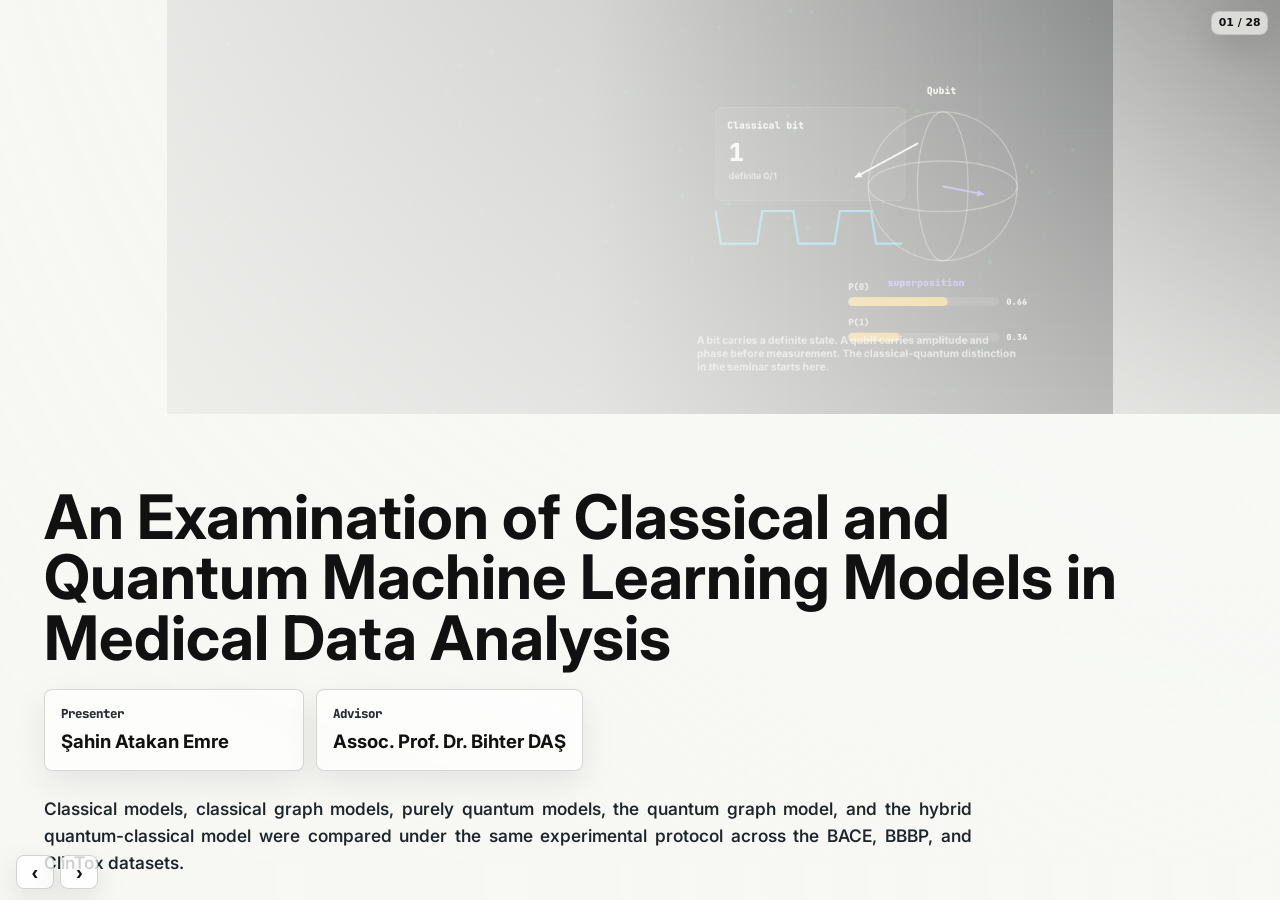
<file: frontend/sunum.html>
<!doctype html>
<html lang="tr">
<head>
  <meta charset="utf-8">
  <meta name="viewport" content="width=device-width, initial-scale=1">
  <meta name="description" content="QML semineri icin kumanda uyumlu sunum modu.">
  <title>QML Semineri - Sunum Modu</title>
  <style>
    :root {
      --ink: #111111;
      --paper: #f7f8f4;
      --line: rgba(17, 17, 17, 0.18);
      --accent: #e65f4f;
    }

    * {
      box-sizing: border-box;
    }

    html,
    body {
      width: 100%;
      height: 100%;
      margin: 0;
      overflow: hidden;
      background: var(--paper);
      color: var(--ink);
      font-family: Inter, system-ui, -apple-system, BlinkMacSystemFont, "Segoe UI", sans-serif;
    }

    .presentation-shell {
      position: fixed;
      inset: 0;
      background: var(--paper);
      isolation: isolate;
    }

    .deck-frame {
      position: absolute;
      inset: 0;
      z-index: 1;
      width: 100%;
      height: 100%;
      border: 0;
      background: var(--paper);
    }

    .capture-layer {
      position: fixed;
      left: 0;
      top: 0;
      width: 1px;
      height: 1px;
      opacity: 0;
      pointer-events: none;
      outline: none;
    }

    .presentation-status {
      position: absolute;
      top: 0.7rem;
      right: 0.75rem;
      z-index: 3;
      display: flex;
      align-items: center;
      gap: 0.34rem;
      max-width: min(320px, calc(100vw - 1.5rem));
      padding: 0.26rem 0.4rem;
      border: 1px solid rgba(17, 17, 17, 0.12);
      border-radius: 8px;
      background: rgba(247, 248, 244, 0.68);
      color: rgba(17, 17, 17, 0.74);
      box-shadow: 0 10px 34px rgba(15, 17, 21, 0.12);
      backdrop-filter: blur(14px);
      font-size: 0.68rem;
      font-weight: 760;
    }

    .presentation-status strong {
      color: var(--ink);
      font-variant-numeric: tabular-nums;
      white-space: nowrap;
    }

    .presentation-status span {
      display: none;
      min-width: 0;
      overflow: hidden;
      text-overflow: ellipsis;
      white-space: nowrap;
    }

    .presentation-controls {
      position: absolute;
      left: 1rem;
      bottom: 0.7rem;
      z-index: 3;
      display: flex;
      gap: 0.4rem;
    }

    .presentation-controls button {
      width: 38px;
      height: 34px;
      border: 1px solid var(--line);
      border-radius: 8px;
      background: rgba(255, 255, 255, 0.78);
      color: var(--ink);
      font-size: 1.28rem;
      font-weight: 800;
      line-height: 1;
      cursor: pointer;
      box-shadow: 0 10px 30px rgba(15, 17, 21, 0.1);
    }

    .presentation-controls button:hover {
      border-color: var(--accent);
    }

    @media (max-width: 720px) {
      .presentation-status {
        left: auto;
        right: 0.75rem;
        top: 0.7rem;
      }

      .presentation-controls {
        display: none;
      }
    }
  </style>
</head>
<body>
  <main class="presentation-shell">
    <iframe
      id="deckFrame"
      class="deck-frame"
      src="index.html?v=20260610-default-en-3#kapak"
      title="QML semineri ana sayfasi"
      tabindex="-1"></iframe>
    <div id="captureLayer" class="capture-layer" tabindex="0" aria-label="Sunum kontrol katmani"></div>
    <div class="presentation-controls" aria-hidden="false">
      <button id="previousStop" type="button" aria-label="Onceki durak">&#8249;</button>
      <button id="nextStop" type="button" aria-label="Sonraki durak">&#8250;</button>
    </div>
    <div class="presentation-status" aria-live="polite">
      <strong id="progressText">01 / 01</strong>
      <span id="sectionText">QML Semineri</span>
    </div>
  </main>

  <script>
    (() => {
      const frame = document.getElementById("deckFrame");
      const captureLayer = document.getElementById("captureLayer");
      const previousButton = document.getElementById("previousStop");
      const nextButton = document.getElementById("nextStop");
      const progressText = document.getElementById("progressText");
      const sectionText = document.getElementById("sectionText");
      const advanceKeys = new Set(["PageDown", "ArrowRight", "ArrowDown", " ", "Enter", "n", "N"]);
      const reverseKeys = new Set(["PageUp", "ArrowLeft", "ArrowUp", "Backspace", "p", "P"]);
      let stops = [];
      let activeIndex = 0;
      let locked = false;

      function getFrameWindow() {
        return frame.contentWindow;
      }

      function getFrameDocument() {
        return frame.contentDocument || frame.contentWindow?.document;
      }

      function formatNumber(value) {
        return String(value).padStart(2, "0");
      }

      function elementTop(element) {
        const frameWindow = getFrameWindow();
        return element.getBoundingClientRect().top + frameWindow.scrollY;
      }

      function injectPresentationStyles() {
        const doc = getFrameDocument();
        if (!doc || doc.getElementById("presentationModeStyles")) return;
        const style = doc.createElement("style");
        style.id = "presentationModeStyles";
        style.textContent = `
          html {
            scroll-behavior: auto !important;
            scroll-padding-top: 0 !important;
            overflow: hidden !important;
          }

          body {
            overflow: hidden !important;
            overscroll-behavior: none !important;
          }

          .site-header,
          .site-footer {
            display: none !important;
          }

          main > section[id] {
            width: 100vw !important;
            min-height: 100vh !important;
            height: 100vh !important;
            max-height: 100vh !important;
            overflow: hidden !important;
            scroll-margin-top: 0 !important;
            padding: clamp(1rem, 2.6vh, 1.8rem) clamp(1.6rem, 3.4vw, 3.2rem) !important;
          }

          .hero {
            min-height: 100vh !important;
            padding-top: clamp(1.25rem, 3.2vh, 2.4rem) !important;
            padding-bottom: clamp(1.25rem, 3.2vh, 2.4rem) !important;
          }

          .section-heading,
          .flow-copy {
            margin-bottom: clamp(0.45rem, 1.1vh, 0.82rem) !important;
          }

          .section-heading h2,
          .statement h2,
          .flow-copy h2 {
            font-size: clamp(1.55rem, 2.75vw, 2.65rem) !important;
            line-height: 1.05 !important;
            margin: 0 0 0.42rem !important;
          }

          .section-heading p,
          .statement p,
          .flow-copy p,
          .visual-note p,
          .material-source-card p {
            font-size: clamp(0.78rem, 1.05vw, 0.98rem) !important;
            line-height: 1.42 !important;
          }

          .section-heading p {
            max-width: 74rem !important;
          }

          .hero-copy h1 {
            font-size: clamp(2.1rem, 4.8vw, 5.4rem) !important;
            line-height: 0.98 !important;
          }

          .hero-text {
            max-width: 58rem !important;
            font-size: clamp(0.9rem, 1.35vw, 1.15rem) !important;
          }

          .hero-metrics,
          .material-source-grid,
          .dataset-grid,
          .model-grid,
          .thesis-points,
          .limitations-grid {
            gap: clamp(0.42rem, 0.82vw, 0.72rem) !important;
          }

          .material-source-card,
          .dataset-card,
          .model-card,
          .point,
          .limitation-card,
          .visual-note,
          .concept-note,
          .quantum-model-note,
          .architecture-note,
          .classical-visual-note,
          .ablation-note,
          .stability-note,
          .quantum-game-note,
          .protocol-facts {
            padding: clamp(0.68rem, 1.15vw, 1rem) !important;
          }

          .dataset-card p,
          .model-card p,
          .point p,
          .limitation-card p,
          .material-source-card p {
            margin: 0.35rem 0 0 !important;
          }

          .visual-note h3,
          .concept-note h3,
          .quantum-model-note h3,
          .architecture-note h3,
          .classical-visual-note h3,
          .ablation-note h3,
          .stability-note h3,
          .quantum-game-note h3 {
            font-size: clamp(1rem, 1.45vw, 1.45rem) !important;
            line-height: 1.1 !important;
            margin: 0 0 0.5rem !important;
          }

          .visual-note-list {
            gap: 0.45rem !important;
          }

          .visual-note-list div,
          .protocol-fact {
            padding: 0.48rem 0 !important;
          }

          .visual-note-list span,
          .protocol-fact span {
            font-size: 0.62rem !important;
            line-height: 1.1 !important;
          }

          .visual-note-list strong,
          .protocol-fact strong {
            font-size: clamp(0.7rem, 0.92vw, 0.88rem) !important;
            line-height: 1.28 !important;
          }

          canvas {
            display: block !important;
            width: 100% !important;
            height: auto !important;
            max-height: min(46vh, 440px) !important;
            object-fit: contain !important;
          }

          .aim-visual-stage,
          .visual-stage,
          .classical-visual-stage,
          .quantum-primer-stage,
          .circuit-stage {
            min-height: 0 !important;
          }

          .aim-visual-stage canvas {
            max-height: min(44vh, 410px) !important;
          }

          #veri .material-source-grid {
            grid-template-columns: repeat(3, minmax(0, 1fr)) !important;
          }

          #veri .dataset-grid,
          #veri .data-table-wrap {
            margin-top: 0.7rem !important;
          }

          #veri .dataset-example-panel {
            grid-template-columns: minmax(210px, 0.36fr) minmax(0, 1fr) !important;
            gap: 0.55rem !important;
            margin-top: 0.55rem !important;
            padding: 0.58rem !important;
          }

          #veri .dataset-example-copy {
            gap: 0.34rem !important;
          }

          #veri .dataset-example-copy h3 {
            font-size: clamp(0.92rem, 1.4vw, 1.25rem) !important;
          }

          #veri .dataset-example-copy p {
            display: none !important;
          }

          #veri .csv-column-legend {
            gap: 0.22rem !important;
          }

          #veri .csv-column-legend div {
            padding: 0.28rem 0 !important;
          }

          #veri .csv-column-legend span {
            font-size: 0.58rem !important;
          }

          #veri .csv-column-legend strong {
            font-size: 0.62rem !important;
            line-height: 1.18 !important;
          }

          #veri .dataset-example-table-wrap {
            max-height: min(32vh, 310px) !important;
            overflow: auto !important;
          }

          #veri .dataset-example-table {
            min-width: 700px !important;
          }

          #veri .dataset-example-table caption {
            padding: 0.3rem 0.42rem !important;
            font-size: 0.64rem !important;
          }

          #veri .dataset-example-table th,
          #veri .dataset-example-table td {
            padding: 0.32rem 0.42rem !important;
            font-size: 0.62rem !important;
            line-height: 1.18 !important;
          }

          #veri .dataset-example-table td:nth-child(2) code {
            max-width: 29rem !important;
            font-size: 0.57rem !important;
          }

          #veri .label-pill {
            width: 1.32rem !important;
            height: 1.32rem !important;
            font-size: 0.62rem !important;
          }

          #veri .data-table-wrap {
            display: none !important;
          }

          #veri .dataset-card {
            min-height: 0 !important;
          }

          #veri .dataset-card p,
          #veri .dataset-card .dataset-meta,
          #veri .dataset-card .dataset-bars {
            display: none !important;
          }

          #literatur {
            display: grid !important;
            grid-template-rows: auto minmax(0, 0.82fr) minmax(0, 0.92fr) !important;
            gap: 0.55rem !important;
          }

          #literatur .section-heading {
            margin-bottom: 0 !important;
          }

          #literatur .section-heading p:not(.section-kicker) {
            display: none !important;
          }

          #literatur .visual-layout {
            min-height: 0 !important;
            margin-top: 0 !important;
            grid-template-columns: minmax(0, 1.15fr) minmax(260px, 0.55fr) !important;
            gap: 0.7rem !important;
          }

          #literatur canvas {
            max-height: min(26vh, 270px) !important;
          }

          #literatur .visual-note p {
            display: none !important;
          }

          #literatur .visual-note-list {
            gap: 0.28rem !important;
          }

          #literatur .visual-note-list div {
            padding: 0.34rem 0 !important;
          }

          #literatur .literature-table-wrap {
            margin-top: 0 !important;
            max-height: min(38vh, 360px) !important;
            overflow: auto !important;
          }

          #literatur .literature-table {
            min-width: 980px !important;
          }

          #literatur .literature-table caption {
            padding: 0.38rem 0.55rem !important;
            font-size: 0.72rem !important;
          }

          #literatur .literature-table th,
          #literatur .literature-table td {
            padding: 0.38rem 0.5rem !important;
            font-size: 0.68rem !important;
            line-height: 1.24 !important;
          }

          #yolculuk .journey-layout,
          #veri-kokpiti .cockpit-grid {
            grid-template-columns: minmax(0, 1.35fr) minmax(260px, 0.65fr) !important;
          }

          #yolculuk .journey-note,
          #veri-kokpiti .cockpit-cards {
            max-height: 48vh !important;
            overflow: hidden !important;
          }

          #modeller .model-grid {
            grid-template-columns: repeat(3, minmax(0, 1fr)) !important;
          }

          #modeller .model-card .tag,
          #modeller .model-card ul {
            display: none !important;
          }

          #kuantum-temelleri {
            display: grid !important;
            grid-template-rows: auto minmax(0, 1fr) !important;
            gap: 0.55rem !important;
          }

          #kuantum-temelleri .section-heading p {
            display: none !important;
          }

          #kuantum-temelleri .quantum-primer-layout,
          #kuantum-temelleri .concept-layout {
            min-height: 0 !important;
            margin: 0 !important;
            gap: 0.58rem !important;
          }

          #kuantum-temelleri .quantum-primer-layout {
            grid-template-columns: minmax(0, 1.25fr) minmax(280px, 0.55fr) !important;
          }

          #kuantum-temelleri .concept-layout {
            display: none !important;
          }

          #kuantum-temelleri .quantum-primer-note p {
            display: none !important;
          }

          #kuantum-temelleri .concept-facts {
            gap: 0.34rem !important;
            margin-top: 0.35rem !important;
          }

          #kuantum-temelleri .concept-fact {
            padding-top: 0.34rem !important;
            min-width: 0 !important;
          }

          #kuantum-temelleri .concept-fact strong {
            font-family: Inter, sans-serif !important;
            font-size: clamp(0.62rem, 1.05vw, 0.76rem) !important;
            line-height: 1.27 !important;
            overflow-wrap: anywhere !important;
          }

          #kuantum-temelleri .concept-note {
            display: none !important;
          }

          #kuantum-temelleri canvas {
            max-height: min(54vh, 520px) !important;
          }

          #quantum-ml-akisi .quantum-model-layout,
          #mimari .architecture-layout {
            grid-template-columns: minmax(0, 1.15fr) minmax(270px, 0.55fr) !important;
          }

          #quantum-ml-akisi .quantum-model-note,
          #mimari .architecture-note {
            max-height: 52vh !important;
            overflow: hidden !important;
          }

          #kuantum-akis {
            grid-template-columns: minmax(300px, 0.78fr) minmax(0, 1.22fr) !important;
            gap: 1rem !important;
          }

          #kuantum-akis .flow-copy p {
            display: none !important;
          }

          #kuantum-akis .pipeline-list {
            gap: 0.38rem !important;
          }

          #kuantum-akis .pipeline-list li {
            padding: 0.42rem 0.48rem !important;
            font-size: 0.78rem !important;
          }

          #kuantum-akis canvas {
            max-height: min(39vh, 380px) !important;
          }

          #kuantum-akis .quantum-run-note {
            max-height: 26vh !important;
            overflow: hidden !important;
          }

          #quantum-oyun .quantum-game-layout {
            grid-template-columns: minmax(190px, 0.34fr) minmax(0, 1.24fr) !important;
          }

          #quantum-oyun .section-heading p {
            display: none !important;
          }

          #quantum-oyun canvas {
            max-height: min(42vh, 390px) !important;
          }

          #quantum-oyun .quantum-game-note p,
          #quantum-oyun .quantum-game-warning,
          #quantum-oyun .quantum-game-note {
            display: none !important;
          }

          #deney-protokolu .protocol-grid {
            grid-template-columns: minmax(0, 1.25fr) minmax(280px, 0.55fr) !important;
          }

          #deney-protokolu .section-heading p,
          #deney-protokolu .protocol-fact small {
            display: none !important;
          }

          #sonuclar .leaderboard-table-wrap {
            display: none !important;
          }

          #sonuclar .results-layout {
            grid-template-columns: minmax(0, 1.28fr) minmax(280px, 0.52fr) !important;
          }

          #kuantum-ablation .ablation-layout,
          #kararlilik .stability-layout {
            grid-template-columns: minmax(0, 1.2fr) minmax(270px, 0.55fr) !important;
          }

          #kuantum-ablation .section-heading p,
          #kuantum-ablation .ablation-note p {
            display: none !important;
          }

          #kuantum-ablation canvas {
            max-height: min(42vh, 390px) !important;
          }

          #kanit .figure-grid {
            display: none !important;
          }

          #kanit .gallery-layout {
            grid-template-columns: minmax(0, 1fr) !important;
          }

          #kanit .section-heading p,
          #kanit .gallery-strip {
            display: none !important;
          }

          #kanit .gallery-feature {
            max-height: 58vh !important;
            overflow: hidden !important;
          }

          #kanit .gallery-feature img {
            max-height: 48vh !important;
            object-fit: contain !important;
          }

          .visual-layout,
          .visual-layout.reverse,
          .classical-visual-layout,
          .quantum-primer-layout,
          .concept-layout,
          .quantum-model-layout,
          .architecture-layout,
          .quantum-game-layout,
          .protocol-grid,
          .results-layout,
          .hybrid-layout,
          .ablation-layout,
          .stability-layout,
          .journey-layout,
          .cockpit-grid {
            align-items: center !important;
            gap: clamp(0.75rem, 1.5vw, 1.4rem) !important;
          }

          .data-table {
            font-size: clamp(0.68rem, 0.86vw, 0.84rem) !important;
          }

          .data-table th,
          .data-table td {
            padding: 0.42rem 0.48rem !important;
          }

          .result-controls {
            gap: 0.35rem !important;
            margin-bottom: 0.45rem !important;
          }

          .result-controls button {
            min-height: 28px !important;
            padding: 0.28rem 0.5rem !important;
            font-size: 0.68rem !important;
          }
        `;
        doc.head.appendChild(style);
      }

      function collectStops() {
        const doc = getFrameDocument();
        const frameWindow = getFrameWindow();
        if (!doc) return [];
        const sections = [...doc.querySelectorAll("main > section[id]")];
        const viewportHeight = frameWindow.innerHeight;
        const maxY = Math.max(0, doc.documentElement.scrollHeight - viewportHeight);

        return sections.map((section) => {
          const rect = section.getBoundingClientRect();
          const top = elementTop(section);
          const height = rect.height;
          const heading = section.querySelector("h1,h2,h3");
          const title = heading?.textContent?.trim() || section.id || "QML Semineri";
          const centeredTop = top - Math.max(0, viewportHeight - height) / 2;
          return {
            sectionId: section.id,
            title,
            targetY: Math.max(0, Math.min(maxY, centeredTop))
          };
        });
      }

      function refreshStops() {
        stops = collectStops();
        if (activeIndex >= stops.length) activeIndex = Math.max(0, stops.length - 1);
        auditSlides();
        updateStatus();
      }

      function auditSlides() {
        const doc = getFrameDocument();
        if (!doc) return;
        const audit = [...doc.querySelectorAll("main > section[id]")].map((section, index) => {
          const heading = section.querySelector("h1,h2,h3")?.textContent?.trim() || section.id;
          return {
            index: index + 1,
            id: section.id,
            title: heading,
            clientHeight: Math.round(section.clientHeight),
            scrollHeight: Math.round(section.scrollHeight),
            overflowY: Math.max(0, Math.round(section.scrollHeight - section.clientHeight))
          };
        });
        const overflows = audit.filter((item) => item.overflowY > 8);
        document.documentElement.dataset.qmlSlideCount = String(audit.length);
        document.documentElement.dataset.qmlOverflowCount = String(overflows.length);
        document.documentElement.dataset.qmlOverflowSlides = overflows.map((item) => `${item.index}:${item.id}:${item.overflowY}`).join("|");
      }

      function updateStatus() {
        const stop = stops[activeIndex];
        progressText.textContent = `${formatNumber(activeIndex + 1)} / ${formatNumber(Math.max(1, stops.length))}`;
        sectionText.textContent = stop?.title || "QML Semineri";
      }

      function goToStop(index) {
        if (!stops.length) refreshStops();
        if (!stops.length) return;
        const frameWindow = getFrameWindow();
        const doc = getFrameDocument();
        activeIndex = Math.max(0, Math.min(stops.length - 1, index));
        const stop = stops[activeIndex];
        const maxY = Math.max(0, doc.documentElement.scrollHeight - frameWindow.innerHeight);
        const targetY = Math.max(0, Math.min(maxY, stop.targetY));
        frameWindow.history.replaceState(null, "", `#${stop.sectionId}`);
        frameWindow.scrollTo({ top: targetY, behavior: "smooth" });
        updateStatus();
      }

      function move(direction) {
        if (locked) return;
        locked = true;
        refreshStops();
        goToStop(activeIndex + direction);
        window.setTimeout(() => {
          locked = false;
        }, 520);
      }

      function onKeydown(event) {
        if (event.altKey || event.ctrlKey || event.metaKey || event.shiftKey) return;
        if (advanceKeys.has(event.key)) {
          event.preventDefault();
          move(1);
        } else if (reverseKeys.has(event.key)) {
          event.preventDefault();
          move(-1);
        } else if (event.key === "Home") {
          event.preventDefault();
          goToStop(0);
        } else if (event.key === "End") {
          event.preventDefault();
          refreshStops();
          goToStop(stops.length - 1);
        }
      }

      function onWheel(event) {
        event.preventDefault();
        const dominantDelta = Math.abs(event.deltaY) >= Math.abs(event.deltaX) ? event.deltaY : event.deltaX;
        if (Math.abs(dominantDelta) < 8) return;
        move(dominantDelta > 0 ? 1 : -1);
      }

      function bindFrameControls() {
        const frameWindow = getFrameWindow();
        const doc = getFrameDocument();
        if (!frameWindow || !doc || frameWindow.__qmlPresentationControlsBound) return;
        frameWindow.__qmlPresentationControlsBound = true;
        frameWindow.addEventListener("keydown", onKeydown);
        frameWindow.addEventListener("wheel", onWheel, { passive: false });
        doc.addEventListener("keydown", onKeydown);
      }

      frame.addEventListener("load", () => {
        injectPresentationStyles();
        bindFrameControls();
        window.setTimeout(() => {
          refreshStops();
          goToStop(0);
        }, 700);
      });

      captureLayer.addEventListener("keydown", onKeydown);
      window.addEventListener("keydown", onKeydown);
      window.addEventListener("wheel", onWheel, { passive: false });
      window.addEventListener("resize", () => window.setTimeout(() => {
        refreshStops();
        goToStop(activeIndex);
      }, 120));
      previousButton.addEventListener("click", () => move(-1));
      nextButton.addEventListener("click", () => move(1));
      captureLayer.focus();
    })();
  </script>
</body>
</html>
</file>
<file: frontend/styles.css>
:root {
  --ink: #111111;
  --ink-soft: #2b2e34;
  --paper: #f7f8f4;
  --paper-strong: #ffffff;
  --line: rgba(17, 17, 17, 0.13);
  --cyan: #00a6c8;
  --green: #24a148;
  --amber: #e0a100;
  --coral: #e65f4f;
  --violet: #7b61ff;
  --magenta: #c93d8d;
  --dark: #0f1115;
  --panel: rgba(255, 255, 255, 0.88);
  --shadow: 0 18px 60px rgba(15, 17, 21, 0.14);
}

* {
  box-sizing: border-box;
}

html {
  scroll-behavior: smooth;
  scroll-padding-top: 88px;
}

body {
  margin: 0;
  color: var(--ink);
  background:
    linear-gradient(180deg, rgba(15, 17, 21, 0.02), transparent 12rem),
    var(--paper);
  font-family: Inter, system-ui, -apple-system, BlinkMacSystemFont, "Segoe UI", sans-serif;
  line-height: 1.55;
}

body::selection {
  color: #fff;
  background: var(--magenta);
}

#quantumField {
  position: fixed;
  inset: 0;
  z-index: -2;
  width: 100vw;
  height: 100vh;
  background: #111111;
}

body::before {
  content: "";
  position: fixed;
  inset: 0;
  z-index: -1;
  background:
    linear-gradient(90deg, rgba(255, 255, 255, 0.92), rgba(255, 255, 255, 0.68) 42%, rgba(255, 255, 255, 0.18)),
    linear-gradient(180deg, rgba(255, 255, 255, 0.08), rgba(247, 248, 244, 0.98) 88%);
  pointer-events: none;
}

a {
  color: inherit;
  text-decoration: none;
}

.site-header {
  position: sticky;
  top: 0;
  z-index: 10;
  display: flex;
  align-items: center;
  justify-content: space-between;
  min-height: 58px;
  padding: 0.46rem 5vw;
  border-bottom: 1px solid rgba(255, 255, 255, 0.32);
  background: rgba(247, 248, 244, 0.82);
  backdrop-filter: blur(20px);
  transform: translateY(0);
  transition:
    transform 220ms ease,
    background 220ms ease,
    box-shadow 220ms ease;
  will-change: transform;
}

.site-header.header-hidden {
  transform: translateY(calc(-100% - 8px));
}

.site-header.header-scrolled {
  background: rgba(247, 248, 244, 0.9);
  box-shadow: 0 10px 28px rgba(15, 17, 21, 0.09);
}

.header-actions {
  display: flex;
  align-items: center;
  justify-content: flex-end;
  gap: 0.68rem;
  flex: 1 1 auto;
  min-width: 0;
  margin-left: 0.92rem;
}

.brand {
  display: inline-flex;
  align-items: center;
  gap: 0.55rem;
  flex: 0 0 auto;
  font-weight: 800;
  letter-spacing: 0;
}

.brand span:last-child {
  white-space: nowrap;
}

.brand-mark {
  width: 26px;
  height: 26px;
  border: 2px solid var(--ink);
  border-radius: 50%;
  position: relative;
}

.brand-mark::before,
.brand-mark::after {
  content: "";
  position: absolute;
  inset: 50% auto auto 50%;
  width: 34px;
  height: 2px;
  background: var(--cyan);
  transform: translate(-50%, -50%) rotate(28deg);
  transform-origin: center;
}

.brand-mark::after {
  background: var(--coral);
  transform: translate(-50%, -50%) rotate(-32deg);
}

.nav-links {
  display: flex;
  align-items: center;
  gap: clamp(0.5rem, 1.15vw, 0.9rem);
  flex: 1 1 auto;
  min-width: 0;
  overflow-x: auto;
  overflow-y: hidden;
  white-space: nowrap;
  color: var(--ink-soft);
  font-size: clamp(0.78rem, 0.78vw, 0.9rem);
  font-weight: 760;
  scrollbar-width: none;
  -webkit-overflow-scrolling: touch;
  mask-image: linear-gradient(90deg, transparent 0, #000 18px, #000 calc(100% - 18px), transparent 100%);
}

.nav-links::-webkit-scrollbar {
  display: none;
}

.language-switcher {
  display: inline-flex;
  align-items: center;
  flex: 0 0 auto;
  padding: 0.18rem;
  border: 1px solid rgba(17, 17, 17, 0.16);
  border-radius: 8px;
  background: rgba(255, 255, 255, 0.62);
}

.language-button {
  min-width: 38px;
  border: 0;
  border-radius: 6px;
  padding: 0.34rem 0.48rem;
  color: var(--ink-soft);
  background: transparent;
  font-family: "JetBrains Mono", monospace;
  font-size: 0.78rem;
  font-weight: 800;
  cursor: pointer;
}

.language-button[aria-pressed="true"] {
  color: #fff;
  background: #111111;
}

.presentation-link {
  flex: 0 0 auto;
  border: 1px solid rgba(17, 17, 17, 0.18);
  border-radius: 8px;
  padding: 0.36rem 0.62rem;
  background: #111111;
  color: #fff;
  font-family: "JetBrains Mono", monospace;
  font-size: 0.76rem;
  font-weight: 800;
  line-height: 1;
  white-space: nowrap;
}

.nav-links a {
  border-bottom: 2px solid transparent;
  padding: 0.24rem 0;
}

.nav-links a:hover {
  border-color: var(--cyan);
}

.nav-links a.is-active {
  color: var(--ink);
  border-color: var(--coral);
}

.section-band {
  position: relative;
  scroll-margin-top: 88px;
  padding: clamp(4.2rem, 8vw, 7.5rem) 5vw;
}

.hero {
  display: grid;
  align-items: end;
  min-height: 84vh;
  padding-top: 6rem;
  padding-bottom: 3rem;
  overflow: hidden;
  isolation: isolate;
}

.hero::before {
  content: "";
  position: absolute;
  inset: 0;
  z-index: 1;
  background:
    linear-gradient(90deg, rgba(247, 248, 244, 0.94) 0%, rgba(247, 248, 244, 0.8) 46%, rgba(247, 248, 244, 0.24) 100%),
    linear-gradient(180deg, rgba(247, 248, 244, 0.26), rgba(247, 248, 244, 0.92) 96%);
  pointer-events: none;
}

.hero-quantum-canvas {
  position: absolute;
  inset: 0;
  z-index: 0;
  width: 100%;
  height: 100%;
  pointer-events: none;
}

.hero-copy {
  position: relative;
  z-index: 2;
  max-width: 1180px;
}

.eyebrow,
.section-kicker {
  display: none;
}

.hero h1,
.section-heading h2,
.statement h2,
.flow-copy h2,
.imbalance-copy h2,
.conclusion-copy h2 {
  margin: 0;
  max-width: 1180px;
  font-size: clamp(2.5rem, 5.2vw, 6rem);
  line-height: 0.98;
  letter-spacing: 0;
}

.hero-text {
  max-width: 760px;
  margin: 1.6rem 0 0;
  color: #1d252b;
  font-size: clamp(1.04rem, 1.7vw, 1.35rem);
  font-weight: 560;
}

.seminar-cover-meta {
  display: flex;
  flex-wrap: wrap;
  gap: 0.75rem;
  max-width: 920px;
  margin-top: 1.35rem;
}

.seminar-cover-meta div {
  min-width: min(260px, 100%);
  padding: 0.85rem 1rem;
  border: 1px solid rgba(17, 17, 17, 0.16);
  border-radius: 8px;
  background: rgba(255, 255, 255, 0.72);
  box-shadow: 0 12px 34px rgba(15, 17, 21, 0.08);
}

.seminar-cover-meta span {
  display: block;
  color: var(--ink-soft);
  font-family: "JetBrains Mono", monospace;
  font-size: 0.78rem;
  font-weight: 800;
}

.seminar-cover-meta strong {
  display: block;
  margin-top: 0.25rem;
  font-size: clamp(1.02rem, 1.45vw, 1.3rem);
}

.intro-grid {
  display: grid;
  grid-template-columns: minmax(0, 0.78fr) minmax(640px, 1.22fr);
  gap: clamp(1.5rem, 4vw, 4rem);
  background: rgba(247, 248, 244, 0.96);
}

.intro-grid .thesis-points {
  grid-column: 1 / -1;
  grid-template-columns: repeat(3, minmax(0, 1fr));
}

.aim-visual-stage {
  min-width: 0;
  min-height: 380px;
  border: 1px solid var(--line);
  border-radius: 8px;
  background: #101216;
  box-shadow: var(--shadow);
  overflow: hidden;
}

#researchAimCanvas,
#literatureMapCanvas,
#recommendationRoadmapCanvas {
  display: block;
  width: 100%;
  height: auto;
}

.literature-section {
  background:
    linear-gradient(120deg, rgba(123, 97, 255, 0.09), transparent 42%),
    linear-gradient(300deg, rgba(0, 166, 200, 0.08), transparent 44%),
    rgba(255, 255, 255, 0.94);
}

.recommendations-section {
  background:
    linear-gradient(120deg, rgba(224, 161, 0, 0.1), transparent 42%),
    linear-gradient(300deg, rgba(36, 161, 72, 0.08), transparent 44%),
    rgba(247, 248, 244, 0.98);
}

.statement h2,
.flow-copy h2,
.imbalance-copy h2,
.conclusion-copy h2,
.section-heading h2 {
  font-size: clamp(2rem, 4vw, 4.2rem);
  line-height: 1.02;
}

.statement p:not(.section-kicker),
.section-heading p,
.flow-copy p,
.imbalance-copy p,
.conclusion-copy p {
  max-width: 820px;
  color: #30343a;
  font-size: 1.03rem;
}

p,
.hero-copy li,
.statement li,
.section-heading li,
.flow-copy li,
.visual-note,
.visual-note p,
.concept-note p,
.classical-visual-note p,
.quantum-model-note p,
.architecture-note p,
.quantum-game-note p,
.ablation-note p,
.stability-note p,
.material-source-card p,
.dataset-card p,
.dataset-example-copy p,
.data-table td,
.dataset-example-table td,
.literature-table td,
.model-card p,
.point p,
.protocol-fact small,
.result-summary p,
.limitations-grid p,
.recommendation-card p,
.conclusion-copy p {
  text-align: justify;
  text-justify: inter-word;
  hyphens: auto;
}

.thesis-points {
  display: grid;
  gap: 0.85rem;
}

.point,
.model-card,
.dataset-card,
.result-summary,
.hybrid-note,
.concept-note,
.architecture-note,
.journey-note,
.ablation-note,
.stability-note,
.metric-item,
.limitation-card,
.final-matrix div {
  border: 1px solid var(--line);
  border-radius: 8px;
  background: var(--panel);
  box-shadow: 0 12px 36px rgba(15, 17, 21, 0.08);
}

.point {
  display: grid;
  grid-template-columns: 52px 1fr;
  gap: 1rem;
  padding: 1rem;
}

.point span {
  color: var(--cyan);
  font-family: "JetBrains Mono", monospace;
  font-weight: 800;
}

.point p {
  margin: 0;
  font-weight: 700;
}

.section-heading {
  margin-bottom: 2rem;
}

.dataset-grid,
.model-grid,
.figure-grid,
.final-matrix {
  display: grid;
  grid-template-columns: repeat(3, minmax(0, 1fr));
  gap: 1rem;
}

.material-source-grid {
  display: grid;
  grid-template-columns: repeat(3, minmax(0, 1fr));
  gap: 1rem;
  margin-bottom: 1rem;
}

.material-source-card {
  min-width: 0;
  padding: 1rem;
  border: 1px solid var(--line);
  border-radius: 8px;
  background: rgba(255, 255, 255, 0.72);
  box-shadow: 0 12px 36px rgba(15, 17, 21, 0.06);
}

.material-source-card span {
  display: block;
  color: var(--cyan);
  font-family: "JetBrains Mono", monospace;
  font-size: 0.78rem;
  font-weight: 800;
  text-transform: uppercase;
}

.material-source-card h3 {
  margin: 0.45rem 0 0;
  font-size: clamp(1rem, 1.35vw, 1.28rem);
  line-height: 1.25;
}

.material-source-card p {
  margin: 0.65rem 0 0;
  color: #30343a;
  font-weight: 650;
}

.dataset-card,
.model-card {
  overflow: hidden;
}

.dataset-card {
  padding: 1rem;
}

.dataset-card h3,
.model-card h3 {
  margin: 0;
  font-size: 1.25rem;
}

.dataset-card p,
.model-card p {
  color: #30343a;
}

.model-glossary {
  display: grid;
  grid-template-columns: repeat(4, minmax(0, 1fr));
  gap: 0.9rem;
  margin-top: 1rem;
}

.model-detail-card {
  min-width: 0;
  padding: 0.95rem;
  border: 1px solid var(--line);
  border-top: 4px solid var(--ink-soft);
  border-radius: 8px;
  background: rgba(255, 255, 255, 0.94);
  box-shadow: 0 12px 36px rgba(15, 17, 21, 0.08);
}

.model-detail-head {
  display: grid;
  grid-template-columns: auto minmax(0, 1fr);
  gap: 0.65rem;
  align-items: center;
  margin-bottom: 0.8rem;
}

.model-short {
  display: inline-flex;
  align-items: center;
  justify-content: center;
  min-width: 3.1rem;
  min-height: 2.25rem;
  padding: 0.28rem 0.45rem;
  border-radius: 7px;
  color: #fff;
  font-family: "JetBrains Mono", monospace;
  font-size: 0.78rem;
  font-weight: 900;
  text-align: center;
}

.model-detail-head h3 {
  margin: 0;
  color: var(--ink);
  font-size: 0.98rem;
  line-height: 1.2;
}

.model-detail-head p {
  margin: 0.18rem 0 0;
  color: var(--ink-soft);
  font-size: 0.8rem;
  font-weight: 800;
}

.model-detail-card dl {
  display: grid;
  gap: 0.65rem;
  margin: 0;
}

.model-detail-card dt {
  margin-bottom: 0.18rem;
  color: var(--ink);
  font-size: 0.78rem;
  font-weight: 900;
}

.model-detail-card dd {
  margin: 0;
  color: #30343a;
  font-size: 0.84rem;
  font-weight: 650;
  line-height: 1.48;
  text-align: justify;
}

.dataset-card .split {
  display: flex;
  gap: 0.6rem;
  flex-wrap: wrap;
  margin-top: 1rem;
}

.dataset-card .split span,
.model-tag,
.metric-pill {
  display: inline-flex;
  align-items: center;
  max-width: 100%;
  min-height: 28px;
  padding: 0.25rem 0.5rem;
  border-radius: 5px;
  background: #eef2f2;
  color: var(--ink);
  font-family: "JetBrains Mono", monospace;
  font-size: 0.78rem;
  font-weight: 800;
  line-height: 1.25;
  overflow-wrap: anywhere;
  white-space: normal;
}

.data-table .metric-pill {
  max-width: 12rem;
}

.dataset-card:nth-child(1) {
  border-top: 4px solid var(--cyan);
}

.dataset-card:nth-child(2) {
  border-top: 4px solid var(--green);
}

.dataset-card:nth-child(3) {
  border-top: 4px solid var(--coral);
}

.data-table-wrap,
.leaderboard-table-wrap,
.literature-table-wrap {
  overflow-x: auto;
  margin-top: 1.4rem;
  border: 1px solid var(--line);
  border-radius: 8px;
  background: rgba(255, 255, 255, 0.9);
}

.data-table {
  width: 100%;
  border-collapse: collapse;
  min-width: 760px;
}

.data-table caption {
  caption-side: top;
  padding: 0.85rem 1rem;
  text-align: justify;
  color: var(--ink-soft);
  font-weight: 800;
}

.data-table th,
.data-table td {
  padding: 0.85rem 1rem;
  border-top: 1px solid var(--line);
  vertical-align: top;
}

.data-table th {
  text-align: left;
  color: var(--ink);
  background: #eef1ed;
  font-size: 0.84rem;
}

.data-table td {
  text-align: justify;
}

.data-table td {
  color: #2f3339;
  font-size: 0.95rem;
}

.data-table.compact th,
.data-table.compact td {
  padding: 0.62rem 0.75rem;
}

.literature-table-wrap {
  max-height: min(58vh, 620px);
  background: rgba(255, 255, 255, 0.86);
}

.literature-table {
  min-width: 1080px;
}

.literature-table caption {
  position: sticky;
  left: 0;
  background: rgba(255, 255, 255, 0.94);
  z-index: 1;
}

.literature-table th {
  position: sticky;
  top: 0;
  z-index: 2;
}

.literature-table th:nth-child(2),
.literature-table td:nth-child(2) {
  width: 72px;
  text-align: center;
  font-variant-numeric: tabular-nums;
}

.literature-table td {
  font-size: 0.88rem;
  line-height: 1.45;
}

.dataset-example-panel {
  display: grid;
  grid-template-columns: minmax(260px, 0.42fr) minmax(0, 1fr);
  gap: 1rem;
  margin-top: 1.25rem;
  padding: 1rem;
  border: 1px solid rgba(17, 17, 17, 0.12);
  border-radius: 8px;
  background: rgba(255, 255, 255, 0.9);
  box-shadow: 0 18px 54px rgba(15, 17, 21, 0.08);
}

.dataset-example-copy {
  display: grid;
  align-content: start;
  gap: 0.72rem;
  min-width: 0;
}

.dataset-example-copy h3 {
  margin: 0;
  color: var(--ink);
  font-size: clamp(1.15rem, 2vw, 1.7rem);
  line-height: 1.08;
}

.dataset-example-copy p {
  margin: 0;
  color: var(--ink-soft);
  font-size: 0.92rem;
  line-height: 1.5;
}

.dataset-example-copy code,
.dataset-example-table code {
  font-family: "JetBrains Mono", monospace;
}

.csv-column-legend {
  display: grid;
  gap: 0.5rem;
}

.csv-column-legend div {
  display: grid;
  gap: 0.18rem;
  padding: 0.58rem 0;
  border-top: 1px solid var(--line);
}

.csv-column-legend span {
  color: var(--accent);
  font-family: "JetBrains Mono", monospace;
  font-size: 0.76rem;
  font-weight: 900;
}

.csv-column-legend strong {
  color: var(--ink);
  font-size: 0.88rem;
  line-height: 1.3;
}

.dataset-example-table-wrap {
  min-width: 0;
  overflow-x: auto;
  border: 1px solid var(--line);
  border-radius: 8px;
  background: #f7f8f4;
}

.dataset-example-table {
  width: 100%;
  min-width: 760px;
  border-collapse: collapse;
}

.dataset-example-table caption {
  caption-side: top;
  padding: 0.72rem 0.82rem;
  text-align: justify;
  color: var(--ink-soft);
  font-weight: 900;
}

.dataset-example-table th,
.dataset-example-table td {
  padding: 0.68rem 0.78rem;
  border-top: 1px solid var(--line);
  vertical-align: top;
}

.dataset-example-table th {
  text-align: left;
  background: #eef1ed;
  color: var(--ink);
  font-size: 0.76rem;
  font-weight: 900;
}

.dataset-example-table td {
  color: #2f3339;
  font-size: 0.86rem;
  line-height: 1.42;
}

.dataset-example-table td:nth-child(2) code {
  display: block;
  max-width: 38rem;
  overflow: hidden;
  color: #111111;
  font-size: 0.78rem;
  text-overflow: ellipsis;
  white-space: nowrap;
}

.label-pill {
  display: inline-flex;
  align-items: center;
  justify-content: center;
  width: 2rem;
  height: 2rem;
  border-radius: 999px;
  color: #ffffff;
  font-family: "JetBrains Mono", monospace;
  font-weight: 900;
}

.label-pill.positive {
  background: #24a148;
}

.label-pill.negative {
  background: #e65f4f;
}

.model-card {
  padding: 1.05rem;
}

.model-card .model-top {
  display: flex;
  justify-content: space-between;
  gap: 1rem;
  align-items: start;
}

.model-card ul {
  margin: 1rem 0 0;
  padding-left: 1.1rem;
  color: #30343a;
}

.classical-method-section {
  background: rgba(255, 255, 255, 0.94);
}

.classical-method-section::before {
  content: "";
  position: absolute;
  inset: 0;
  pointer-events: none;
  background:
    linear-gradient(105deg, rgba(0, 166, 200, 0.1), transparent 38%),
    linear-gradient(255deg, rgba(36, 161, 72, 0.1), transparent 42%);
}

.classical-method-section > * {
  position: relative;
}

.classical-visual-layout {
  display: grid;
  grid-template-columns: minmax(0, 1.18fr) minmax(300px, 0.52fr);
  gap: 1rem;
  align-items: stretch;
}

.classical-visual-tabs {
  grid-column: 1 / -1;
  margin-bottom: 0;
}

.classical-visual-stage {
  min-height: 430px;
  min-width: 0;
  border: 1px solid var(--line);
  border-radius: 8px;
  background: #101216;
  box-shadow: var(--shadow);
  overflow: hidden;
}

#classicalVisualCanvas {
  display: block;
  width: 100%;
  height: auto;
}

.classical-visual-note {
  padding: 1rem;
}

.classical-visual-note h3 {
  margin: 0 0 0.7rem;
  font-size: 1.3rem;
}

.classical-visual-note p {
  margin: 0.65rem 0;
  color: #30343a;
}

.classical-visual-facts {
  display: grid;
  gap: 0.6rem;
  margin-top: 1rem;
}

.classical-visual-fact {
  padding-top: 0.65rem;
  border-top: 1px solid var(--line);
}

.classical-visual-fact span {
  display: block;
  color: var(--ink-soft);
  font-size: 0.82rem;
  font-weight: 800;
}

.classical-visual-fact strong {
  display: block;
  margin-top: 0.18rem;
  font-family: "JetBrains Mono", monospace;
  font-size: 0.9rem;
}

.quantum-basics {
  background: rgba(255, 255, 255, 0.9);
}

.quantum-primer-layout {
  display: grid;
  grid-template-columns: minmax(0, 1.18fr) minmax(300px, 0.52fr);
  gap: 1rem;
  align-items: stretch;
  margin-bottom: 1.2rem;
}

.quantum-primer-stage {
  min-width: 0;
  min-height: 430px;
  border: 1px solid var(--line);
  border-radius: 8px;
  background: #101216;
  box-shadow: var(--shadow);
  overflow: hidden;
}

.quantum-primer-note {
  padding: 1rem;
  border: 1px solid var(--line);
  border-radius: 8px;
  background: var(--panel);
  box-shadow: 0 12px 36px rgba(15, 17, 21, 0.08);
}

.quantum-primer-note h3 {
  margin: 0 0 0.7rem;
  font-size: 1.3rem;
}

.quantum-primer-note p {
  margin: 0.65rem 0;
  color: #30343a;
}

.concept-layout {
  display: grid;
  grid-template-columns: minmax(150px, 0.22fr) minmax(0, 1.08fr) minmax(280px, 0.5fr);
  gap: 1rem;
  align-items: stretch;
}

.result-controls.vertical {
  display: grid;
  align-content: start;
}

.result-controls.vertical .tab-button {
  justify-content: flex-start;
  width: 100%;
  text-align: left;
}

.concept-stage,
.architecture-stage,
.quantum-model-stage {
  min-height: 430px;
  border: 1px solid var(--line);
  border-radius: 8px;
  background: #101216;
  box-shadow: var(--shadow);
  overflow: hidden;
}

#quantumConceptCanvas,
#quantumOverviewCanvas,
#modelArchitectureCanvas,
#quantumModelFlowCanvas {
  display: block;
  width: 100%;
  height: auto;
}

.concept-note,
.architecture-note,
.quantum-model-note {
  padding: 1rem;
}

.concept-note h3,
.architecture-note h3,
.quantum-model-note h3 {
  margin: 0 0 0.7rem;
  font-size: 1.3rem;
}

.concept-note p,
.architecture-note p,
.quantum-model-note p {
  margin: 0.65rem 0;
  color: #30343a;
}

.concept-facts,
.architecture-facts,
.quantum-model-facts {
  display: grid;
  gap: 0.6rem;
  margin-top: 1rem;
}

.concept-fact,
.architecture-fact,
.quantum-model-fact {
  min-width: 0;
  padding-top: 0.65rem;
  border-top: 1px solid var(--line);
}

.concept-fact span,
.architecture-fact span,
.quantum-model-fact span {
  display: block;
  color: var(--ink-soft);
  font-size: 0.82rem;
  font-weight: 800;
}

.concept-fact strong,
.architecture-fact strong,
.quantum-model-fact strong {
  display: block;
  margin-top: 0.18rem;
  font-family: "JetBrains Mono", monospace;
  font-size: 0.9rem;
  line-height: 1.45;
  overflow-wrap: anywhere;
  word-break: normal;
}

.quantum-primer-note .concept-fact strong {
  font-family: "Inter", sans-serif;
  font-size: 0.88rem;
}

.quantum-model-section {
  color: #fff;
  background: rgba(15, 17, 21, 0.95);
  overflow: hidden;
  scroll-margin-top: 132px;
}

.quantum-model-section::before {
  content: "";
  position: absolute;
  inset: 0;
  pointer-events: none;
  background:
    linear-gradient(120deg, rgba(0, 166, 200, 0.17), transparent 40%),
    linear-gradient(290deg, rgba(123, 97, 255, 0.16), transparent 44%),
    linear-gradient(180deg, transparent, rgba(224, 161, 0, 0.08));
}

.quantum-model-section > * {
  position: relative;
}

.quantum-model-section .section-kicker {
  color: #7ee6ff;
}

.quantum-model-section .section-heading {
  max-width: 1040px;
}

.quantum-model-section .section-heading h2 {
  max-width: 1040px;
  font-size: clamp(2.25rem, 4.6vw, 4.9rem);
  line-height: 1.1;
  text-wrap: balance;
}

.quantum-model-section .section-heading p {
  max-width: 900px;
  color: rgba(255, 255, 255, 0.78);
  line-height: 1.68;
}

.quantum-model-layout {
  display: grid;
  grid-template-columns: minmax(0, 1.35fr) minmax(300px, 0.55fr);
  gap: 1rem;
  align-items: stretch;
}

.quantum-model-tabs {
  grid-column: 1 / -1;
  margin-bottom: 0;
}

.quantum-model-stage {
  min-width: 0;
  border-color: rgba(255, 255, 255, 0.14);
  background: #101216;
}

.quantum-model-note {
  color: var(--ink);
  border: 1px solid rgba(255, 255, 255, 0.18);
  border-radius: 8px;
  background: rgba(255, 255, 255, 0.94);
  box-shadow: var(--shadow);
  overflow-wrap: anywhere;
}

.quantum-model-note .metric-pill {
  margin-bottom: 0.5rem;
}

.architecture-section {
  background: rgba(247, 248, 244, 0.98);
}

.architecture-layout {
  display: grid;
  grid-template-columns: minmax(0, 1.25fr) minmax(300px, 0.75fr);
  gap: 1rem;
  align-items: stretch;
}

.architecture-tabs {
  grid-column: 1 / -1;
  margin-bottom: 0;
}

.data-cockpit {
  background: rgba(17, 17, 17, 0.94);
  color: #fff;
}

.data-cockpit::before,
.molecule-journey::before,
.quantum-ablation-section::before,
.stability-section::before {
  content: "";
  position: absolute;
  inset: 0;
  pointer-events: none;
}

.data-cockpit::before {
  background:
    linear-gradient(110deg, rgba(0, 166, 200, 0.18), transparent 42%),
    linear-gradient(300deg, rgba(224, 161, 0, 0.15), transparent 45%);
}

.data-cockpit > *,
.molecule-journey > *,
.quantum-ablation-section > *,
.stability-section > * {
  position: relative;
}

.data-cockpit .section-kicker,
.data-cockpit .section-heading p {
  color: rgba(255, 255, 255, 0.78);
}

.data-cockpit .section-kicker {
  color: #7ee6ff;
}

.cockpit-grid {
  display: grid;
  grid-template-columns: minmax(210px, 0.26fr) minmax(0, 1.74fr);
  gap: 1rem;
  align-items: start;
}

.cockpit-cards {
  display: grid;
  gap: 0.75rem;
}

.cockpit-cards,
.cockpit-stage {
  min-width: 0;
}

.cockpit-cards {
  align-content: start;
}

.cockpit-card {
  padding: 0.78rem;
  border: 1px solid rgba(255, 255, 255, 0.16);
  border-radius: 8px;
  background: rgba(255, 255, 255, 0.08);
}

.cockpit-card span {
  display: block;
  color: rgba(255, 255, 255, 0.66);
  font-size: 0.82rem;
  font-weight: 800;
}

.cockpit-card strong {
  display: block;
  margin-top: 0.25rem;
  font-family: "JetBrains Mono", monospace;
  font-size: clamp(1.12rem, 1.55vw, 1.65rem);
}

.cockpit-card small {
  display: block;
  margin-top: 0.25rem;
  color: rgba(255, 255, 255, 0.62);
  font-weight: 700;
}

.cockpit-stage,
.journey-stage,
.ablation-stage,
.stability-stage {
  min-height: 420px;
  border: 1px solid var(--line);
  border-radius: 8px;
  background: #101216;
  box-shadow: var(--shadow);
  overflow: hidden;
}

.cockpit-stage {
  border-color: rgba(255, 255, 255, 0.14);
  min-height: 500px;
}

#researchMapCanvas,
#moleculeJourneyCanvas,
#ablationCubeCanvas,
#stabilityCanvas,
#datasetMeaningCanvas,
#dataRepresentationCanvas,
#experimentMatrixCanvas,
#capacityCanvas,
#seedDistributionCanvas {
  display: block;
  width: 100%;
  height: auto;
}

.visual-analysis-section {
  background: rgba(255, 255, 255, 0.91);
}

.data-meaning-section {
  background:
    linear-gradient(120deg, rgba(0, 166, 200, 0.08), transparent 38%),
    linear-gradient(300deg, rgba(230, 95, 79, 0.07), transparent 42%),
    rgba(255, 255, 255, 0.93);
}

.representation-section {
  background:
    linear-gradient(110deg, rgba(36, 161, 72, 0.08), transparent 42%),
    linear-gradient(280deg, rgba(123, 97, 255, 0.08), transparent 44%),
    rgba(247, 248, 244, 0.98);
}

.experiment-matrix-section {
  background:
    linear-gradient(120deg, rgba(224, 161, 0, 0.09), transparent 40%),
    linear-gradient(300deg, rgba(0, 166, 200, 0.08), transparent 44%),
    rgba(255, 255, 255, 0.94);
}

.capacity-section {
  background:
    linear-gradient(120deg, rgba(123, 97, 255, 0.09), transparent 44%),
    linear-gradient(300deg, rgba(36, 161, 72, 0.08), transparent 44%),
    rgba(247, 248, 244, 0.98);
}

.seed-distribution-section {
  background:
    linear-gradient(120deg, rgba(201, 61, 141, 0.08), transparent 42%),
    linear-gradient(300deg, rgba(224, 161, 0, 0.08), transparent 44%),
    rgba(255, 255, 255, 0.94);
}

.visual-layout {
  display: grid;
  grid-template-columns: minmax(0, 1.2fr) minmax(300px, 0.52fr);
  gap: 1rem;
  align-items: stretch;
}

.visual-layout.reverse {
  grid-template-columns: minmax(300px, 0.52fr) minmax(0, 1.2fr);
}

.visual-stage {
  min-width: 0;
  min-height: 430px;
  border: 1px solid var(--line);
  border-radius: 8px;
  background: #101216;
  box-shadow: var(--shadow);
  overflow: hidden;
}

.visual-note {
  padding: 1rem;
  border: 1px solid var(--line);
  border-radius: 8px;
  background: var(--panel);
  box-shadow: 0 12px 36px rgba(15, 17, 21, 0.08);
}

.visual-note h3 {
  margin: 0 0 0.7rem;
  font-size: 1.25rem;
}

.visual-note p {
  margin: 0.65rem 0;
  color: #30343a;
}

.visual-note-list {
  display: grid;
  gap: 0.65rem;
  margin-top: 1rem;
}

.visual-note-list div {
  padding-top: 0.65rem;
  border-top: 1px solid var(--line);
}

.visual-note-list span {
  display: block;
  color: var(--ink-soft);
  font-size: 0.82rem;
  font-weight: 800;
}

.visual-note-list strong {
  display: block;
  margin-top: 0.18rem;
  font-family: "JetBrains Mono", monospace;
  font-size: 0.9rem;
}

.molecule-journey {
  background: rgba(247, 248, 244, 0.98);
}

.molecule-journey::before {
  background:
    linear-gradient(90deg, rgba(0, 166, 200, 0.08), transparent 38%),
    linear-gradient(270deg, rgba(123, 97, 255, 0.09), transparent 40%);
}

.journey-layout,
.stability-layout {
  display: grid;
  grid-template-columns: minmax(0, 1.2fr) minmax(300px, 0.55fr);
  gap: 1rem;
  align-items: stretch;
}

.journey-note,
.ablation-note,
.stability-note {
  padding: 1rem;
}

.journey-note h3,
.ablation-note h3,
.stability-note h3 {
  margin: 0 0 0.75rem;
  font-size: 1.25rem;
}

.journey-step-list,
.limitations-grid {
  display: grid;
  gap: 0.75rem;
}

.color-meaning-list {
  display: grid;
  grid-template-columns: repeat(3, minmax(0, 1fr));
  gap: 0.7rem;
  max-width: 980px;
  margin-top: 1rem;
}

.color-meaning-list div {
  display: grid;
  grid-template-columns: auto 1fr;
  gap: 0.18rem 0.5rem;
  align-items: center;
  min-width: 0;
  padding: 0.74rem 0.82rem;
  border: 1px solid var(--line);
  border-left: 4px solid var(--ink-soft);
  border-radius: 8px;
  background: rgba(255, 255, 255, 0.92);
  box-shadow: 0 10px 26px rgba(15, 17, 21, 0.08);
}

.color-meaning-list div:has(.turquoise) {
  border-left-color: #00a6c8;
}

.color-meaning-list div:has(.purple) {
  border-left-color: #7b61ff;
}

.color-meaning-list div:has(.yellow) {
  border-left-color: #e0a100;
}

.color-meaning-list strong {
  color: var(--ink);
  font-size: 0.92rem;
}

.color-meaning-list small {
  grid-column: 1 / -1;
  color: #30343a;
  font-weight: 700;
  line-height: 1.45;
  text-align: justify;
}

.color-dot {
  width: 0.72rem;
  height: 0.72rem;
  border-radius: 999px;
  box-shadow: 0 0 0 4px rgba(15, 17, 21, 0.08);
}

.color-dot.turquoise {
  background: #00a6c8;
}

.color-dot.purple {
  background: #7b61ff;
}

.color-dot.yellow {
  background: #e0a100;
}

.journey-step {
  padding-top: 0.65rem;
  border-top: 1px solid var(--line);
}

.journey-step span,
.limitation-card span {
  display: block;
  color: var(--ink-soft);
  font-size: 0.8rem;
  font-weight: 800;
}

.journey-step strong,
.limitation-card strong {
  display: block;
  margin-top: 0.2rem;
}

.quantum-ablation-section {
  background: rgba(15, 17, 21, 0.94);
  color: #fff;
}

.quantum-ablation-section::before {
  background:
    linear-gradient(120deg, rgba(123, 97, 255, 0.16), transparent 42%),
    linear-gradient(300deg, rgba(0, 166, 200, 0.12), transparent 46%);
}

.quantum-ablation-section .section-heading p {
  color: rgba(255, 255, 255, 0.78);
}

.quantum-ablation-section .section-kicker {
  color: #7ee6ff;
}

.ablation-layout {
  display: grid;
  grid-template-columns: minmax(0, 1fr) minmax(290px, 0.45fr);
  gap: 1rem;
  align-items: stretch;
}

.ablation-layout > .result-controls {
  grid-column: 1 / -1;
}

.ablation-note {
  color: var(--ink);
  background: rgba(255, 255, 255, 0.94);
}

.ablation-variants {
  display: flex;
  flex-wrap: wrap;
  gap: 0.45rem;
  margin-top: 0.8rem;
}

.ablation-variants span {
  min-height: 28px;
  padding: 0.25rem 0.5rem;
  border: 1px solid var(--line);
  border-radius: 5px;
  background: #eef2f2;
  color: var(--ink);
  font-family: "JetBrains Mono", monospace;
  font-size: 0.76rem;
  font-weight: 800;
  line-height: 1.25;
  overflow-wrap: anywhere;
}

.stability-section {
  background: rgba(247, 248, 244, 0.98);
}

.stability-section::before {
  background:
    linear-gradient(90deg, rgba(224, 161, 0, 0.08), transparent),
    linear-gradient(270deg, rgba(201, 61, 141, 0.07), transparent 42%);
}

.stability-layout {
  grid-template-columns: minmax(0, 1fr) minmax(280px, 0.38fr);
}

.stability-layout > .result-controls {
  grid-column: 1 / -1;
}

.stability-stage {
  min-width: 0;
}

.gallery-controls {
  display: flex;
  flex-wrap: wrap;
  gap: 0.75rem;
  margin-bottom: 1rem;
}

.gallery-layout {
  display: grid;
  grid-template-columns: minmax(0, 1fr) minmax(280px, 0.45fr);
  gap: 1rem;
  margin-bottom: 1.2rem;
}

.gallery-feature,
.gallery-strip {
  border: 1px solid var(--line);
  border-radius: 8px;
  background: #fff;
  box-shadow: 0 12px 40px rgba(15, 17, 21, 0.08);
  overflow: hidden;
}

.gallery-feature figure,
.gallery-card figure {
  margin: 0;
}

.gallery-feature img {
  display: block;
  width: 100%;
  max-height: 560px;
  object-fit: contain;
  background: #fff;
}

.gallery-feature figcaption,
.gallery-card figcaption {
  padding: 0.8rem;
  border-top: 1px solid var(--line);
  color: var(--ink-soft);
  font-weight: 800;
}

.gallery-strip {
  display: grid;
  max-height: 640px;
  overflow-y: auto;
}

.gallery-card {
  appearance: none;
  display: grid;
  grid-template-columns: 88px 1fr;
  gap: 0.7rem;
  padding: 0.7rem;
  border-bottom: 1px solid var(--line);
  border-top: 0;
  border-right: 0;
  border-left: 0;
  color: inherit;
  background: transparent;
  font: inherit;
  text-align: left;
  cursor: pointer;
}

.gallery-card[aria-selected="true"] {
  background: #eef2f2;
}

.gallery-card img {
  width: 88px;
  height: 66px;
  object-fit: contain;
  border: 1px solid var(--line);
  background: #fff;
}

.gallery-card strong {
  display: block;
  font-size: 0.9rem;
}

.gallery-card span {
  display: block;
  margin-top: 0.2rem;
  color: var(--ink-soft);
  font-family: "JetBrains Mono", monospace;
  font-size: 0.72rem;
  font-weight: 800;
}

.gallery-empty {
  padding: 1rem;
  color: var(--ink-soft);
  font-weight: 800;
}

.limitations-section {
  background: rgba(255, 255, 255, 0.9);
}

.limitations-grid {
  grid-template-columns: repeat(3, minmax(0, 1fr));
}

.limitation-card {
  padding: 1rem;
}

.limitation-card strong {
  font-size: 1.05rem;
}

.limitation-card p {
  margin: 0.6rem 0 0;
  color: #30343a;
}

.quantum-flow {
  display: grid;
  grid-template-columns: minmax(260px, 0.54fr) minmax(0, 1.46fr);
  gap: clamp(0.85rem, 2.8vw, 2rem);
  align-items: start;
  background: rgba(15, 17, 21, 0.94);
  color: #fff;
}

.quantum-flow::before {
  content: "";
  position: absolute;
  inset: 0;
  background:
    linear-gradient(110deg, rgba(0, 166, 200, 0.16), transparent 36%),
    linear-gradient(300deg, rgba(230, 95, 79, 0.18), transparent 42%);
  pointer-events: none;
}

.quantum-flow > * {
  position: relative;
}

.quantum-flow .section-kicker {
  color: #7ee6ff;
}

.flow-copy {
  max-width: 500px;
}

.quantum-flow h2 {
  margin-bottom: 0.7rem;
  font-size: clamp(1.45rem, 2.35vw, 2.35rem);
  line-height: 1.12;
}

.quantum-flow p {
  color: rgba(255, 255, 255, 0.82);
}

.flow-copy > p:not(.section-kicker) {
  margin-bottom: 0;
  font-size: 0.96rem;
  line-height: 1.5;
}

.pipeline-list {
  display: grid;
  gap: 0.35rem;
  margin: 1rem 0 0;
  padding: 0;
  list-style: none;
}

.pipeline-list li {
  display: grid;
  grid-template-columns: 92px 1fr;
  gap: 0.55rem;
  padding: 0.48rem 0;
  border-top: 1px solid rgba(255, 255, 255, 0.14);
  color: rgba(255, 255, 255, 0.83);
  font-size: 0.9rem;
}

.pipeline-list span {
  color: #7ee6ff;
  font-family: "JetBrains Mono", monospace;
  font-size: 0.78rem;
  font-weight: 800;
}

.circuit-stage {
  min-height: 420px;
  min-width: 0;
  padding: clamp(0.75rem, 1.8vw, 1rem);
  border: 1px solid rgba(255, 255, 255, 0.16);
  border-radius: 8px;
  background: rgba(255, 255, 255, 0.05);
  overflow: hidden;
}

.quantum-flow .result-controls {
  gap: 0.45rem;
  margin-bottom: 0.45rem;
}

.quantum-flow .tab-button {
  min-height: 32px;
  padding: 0.42rem 0.62rem;
  border-color: rgba(255, 255, 255, 0.18);
  color: rgba(255, 255, 255, 0.88);
  background: rgba(255, 255, 255, 0.08);
  font-size: 0.86rem;
  overflow-wrap: anywhere;
  white-space: normal;
}

.quantum-flow .result-controls.micro .tab-button {
  min-height: 28px;
  padding: 0.3rem 0.44rem;
  font-size: 0.72rem;
}

.quantum-flow .tab-button[aria-pressed="true"] {
  color: #071014;
  background: #7ee6ff;
  border-color: #7ee6ff;
}

#circuitCanvas,
#leaderboardChart {
  display: block;
  width: 100%;
  height: auto;
}

#circuitCanvas {
  margin-top: 0.35rem;
  border: 1px solid rgba(255, 255, 255, 0.12);
  border-radius: 8px;
  background: #101216;
}

.quantum-run-note {
  display: grid;
  grid-template-columns: minmax(0, 0.86fr) minmax(0, 1.14fr);
  gap: 0.5rem;
  margin-top: 0.58rem;
}

.quantum-run-summary {
  display: grid;
  grid-template-columns: repeat(3, minmax(0, 1fr));
  gap: 0.45rem;
}

.quantum-run-summary div,
.quantum-run-guidance,
.quantum-run-item {
  min-width: 0;
  border: 1px solid rgba(255, 255, 255, 0.14);
  border-radius: 8px;
  background: rgba(255, 255, 255, 0.07);
}

.quantum-run-summary div {
  padding: 0.5rem;
}

.quantum-run-summary span,
.quantum-run-item span {
  display: block;
  color: rgba(255, 255, 255, 0.62);
  font-size: 0.76rem;
  font-weight: 800;
}

.quantum-run-summary strong,
.quantum-run-item strong {
  display: block;
  margin-top: 0.2rem;
  color: #fff;
  font-family: "JetBrains Mono", monospace;
  font-size: 0.78rem;
  overflow-wrap: anywhere;
}

.quantum-run-guidance {
  display: grid;
  grid-template-columns: repeat(3, minmax(0, 1fr));
  gap: 0.45rem;
  padding: 0.5rem;
}

.quantum-run-guidance p {
  margin: 0;
  color: rgba(255, 255, 255, 0.78);
  font-size: 0.78rem;
  line-height: 1.38;
}

.quantum-run-list {
  grid-column: 1 / -1;
  display: grid;
  grid-template-columns: repeat(auto-fit, minmax(132px, 1fr));
  gap: 0.42rem;
  max-height: 126px;
  overflow: auto;
  padding-right: 0.15rem;
}

.quantum-run-item {
  padding: 0.48rem;
}

.quantum-run-item[aria-current="true"] {
  border-color: #7ee6ff;
  background: rgba(126, 230, 255, 0.13);
}

.quantum-run-item small {
  display: block;
  margin-top: 0.2rem;
  color: rgba(255, 255, 255, 0.66);
  font-weight: 750;
  overflow-wrap: anywhere;
}

.quantum-game-section {
  background: rgba(247, 248, 244, 0.96);
}

.quantum-game-section::before {
  content: "";
  position: absolute;
  inset: 0;
  pointer-events: none;
  background:
    linear-gradient(112deg, rgba(123, 97, 255, 0.11), transparent 42%),
    linear-gradient(290deg, rgba(0, 166, 200, 0.11), transparent 44%);
}

.quantum-game-section > * {
  position: relative;
}

.quantum-game-layout {
  display: grid;
  grid-template-columns: minmax(190px, 0.32fr) minmax(0, 1.22fr) minmax(260px, 0.44fr);
  gap: 1rem;
  align-items: stretch;
}

.quantum-game-controls,
.quantum-game-note {
  min-width: 0;
  padding: 0.85rem;
  border: 1px solid var(--line);
  border-radius: 8px;
  background: rgba(255, 255, 255, 0.86);
  box-shadow: 0 12px 36px rgba(15, 17, 21, 0.08);
}

.quantum-game-controls {
  display: grid;
  align-content: start;
  gap: 0.85rem;
}

.quantum-game-controls span,
.quantum-game-stat span,
.quantum-game-note-label {
  display: block;
  color: var(--ink-soft);
  font-size: 0.78rem;
  font-weight: 800;
  text-transform: uppercase;
}

.quantum-game-controls .result-controls {
  margin: 0.45rem 0 0;
}

.result-controls.compact {
  gap: 0.42rem;
}

.result-controls.compact .tab-button {
  min-height: 32px;
  padding: 0.38rem 0.55rem;
  font-size: 0.82rem;
}

.quantum-game-stage {
  min-height: 430px;
  min-width: 0;
  border: 1px solid var(--line);
  border-radius: 8px;
  background: #101216;
  box-shadow: var(--shadow);
  overflow: hidden;
}

#quantumGameCanvas {
  display: block;
  width: 100%;
  height: auto;
}

.protocol-section {
  background:
    linear-gradient(180deg, rgba(255, 255, 255, 0.96), rgba(241, 247, 248, 0.98));
}

.protocol-grid {
  display: grid;
  grid-template-columns: minmax(0, 1.15fr) minmax(280px, 0.55fr);
  gap: 1rem;
  align-items: stretch;
}

.protocol-stage {
  min-width: 0;
  border: 1px solid var(--line);
  border-radius: 8px;
  background: #101216;
  box-shadow: var(--shadow);
  overflow: hidden;
}

#protocolCanvas {
  display: block;
  width: 100%;
  height: auto;
}

.protocol-facts {
  min-width: 0;
  display: grid;
  gap: 0.7rem;
}

.protocol-fact {
  padding: 0.85rem;
  border: 1px solid var(--line);
  border-radius: 8px;
  background: rgba(255, 255, 255, 0.9);
  box-shadow: 0 12px 32px rgba(15, 17, 21, 0.07);
}

.protocol-fact span {
  display: block;
  color: var(--ink-soft);
  font-size: 0.76rem;
  font-weight: 850;
  text-transform: uppercase;
}

.protocol-fact strong {
  display: block;
  margin-top: 0.22rem;
  color: var(--ink);
  font-family: "JetBrains Mono", monospace;
  font-size: 0.92rem;
  line-height: 1.35;
  overflow-wrap: anywhere;
}

.protocol-fact small {
  display: block;
  margin-top: 0.42rem;
  color: #3c4248;
  font-size: 0.82rem;
  line-height: 1.4;
}

.quantum-game-note h3 {
  margin: 0;
  font-size: 1.28rem;
}

.quantum-game-note p {
  margin: 0.65rem 0 0;
  color: #30343a;
}

.quantum-game-stats {
  display: grid;
  gap: 0.55rem;
  margin-top: 0.9rem;
}

.quantum-game-stat {
  padding-top: 0.6rem;
  border-top: 1px solid var(--line);
}

.quantum-game-stat strong {
  display: block;
  margin-top: 0.16rem;
  font-family: "JetBrains Mono", monospace;
  font-size: 0.92rem;
  overflow-wrap: anywhere;
}

.quantum-game-warning {
  margin-top: 0.8rem;
  padding: 0.72rem;
  border: 1px solid rgba(230, 95, 79, 0.28);
  border-radius: 8px;
  background: rgba(230, 95, 79, 0.08);
  color: #5b2019;
  font-weight: 800;
}

.result-controls {
  display: flex;
  flex-wrap: wrap;
  gap: 0.65rem;
  margin-bottom: 1rem;
}

.tab-button {
  appearance: none;
  min-height: 40px;
  padding: 0.55rem 0.8rem;
  border: 1px solid var(--line);
  border-radius: 6px;
  color: var(--ink);
  background: rgba(255, 255, 255, 0.84);
  font: inherit;
  font-weight: 800;
  cursor: pointer;
}

.tab-button[aria-pressed="true"] {
  color: #fff;
  background: var(--ink);
  border-color: var(--ink);
}

.result-controls.small .tab-button {
  min-height: 34px;
  font-size: 0.9rem;
}

.result-controls.micro {
  gap: 0.45rem;
}

.result-controls.micro .tab-button {
  min-height: 30px;
  padding: 0.38rem 0.52rem;
  font-size: 0.78rem;
}

.results-layout,
.hybrid-layout {
  display: grid;
  grid-template-columns: minmax(0, 1.2fr) minmax(300px, 0.8fr);
  gap: 1rem;
  align-items: stretch;
}

.chart-panel {
  border: 1px solid var(--line);
  border-radius: 8px;
  background: rgba(255, 255, 255, 0.92);
  box-shadow: var(--shadow);
  overflow: hidden;
}

.result-summary,
.hybrid-note {
  padding: 1rem;
}

.result-summary h3,
.hybrid-note h3 {
  margin: 0 0 0.85rem;
  font-size: 1.25rem;
}

.metric-list {
  display: grid;
  gap: 0.7rem;
}

.metric-line {
  display: grid;
  grid-template-columns: 1fr auto;
  gap: 0.75rem;
  align-items: center;
  padding-top: 0.7rem;
  border-top: 1px solid var(--line);
}

.metric-line span {
  color: var(--ink-soft);
}

.metric-line strong {
  font-family: "JetBrains Mono", monospace;
}

.hybrid-section {
  background: rgba(247, 248, 244, 0.98);
}

.heatmap {
  display: grid;
  grid-template-columns: repeat(2, minmax(0, 1fr));
  gap: 0.8rem;
}

.heat-cell {
  min-height: 128px;
  padding: 1rem;
  border: 1px solid var(--line);
  border-radius: 8px;
  color: #fff;
  background: var(--ink);
  position: relative;
  overflow: hidden;
}

.heat-cell::after {
  content: "";
  position: absolute;
  inset: auto 0 0;
  height: 5px;
  background: rgba(255, 255, 255, 0.7);
}

.heat-cell span,
.heat-cell strong,
.heat-cell small {
  position: relative;
  z-index: 1;
  display: block;
}

.heat-cell span {
  font-family: "JetBrains Mono", monospace;
  font-size: 0.78rem;
  font-weight: 800;
}

.heat-cell strong {
  margin-top: 0.4rem;
  font-family: "JetBrains Mono", monospace;
  font-size: 1.85rem;
}

.heat-cell small {
  margin-top: 0.5rem;
  color: rgba(255, 255, 255, 0.82);
}

.imbalance-section {
  display: grid;
  grid-template-columns: minmax(0, 0.9fr) minmax(320px, 1.1fr);
  gap: clamp(1rem, 4vw, 3rem);
  align-items: center;
}

.metric-compare {
  display: grid;
  grid-template-columns: repeat(2, minmax(0, 1fr));
  gap: 1rem;
}

.metric-item {
  padding: 1rem;
}

.metric-item h3 {
  margin: 0 0 0.5rem;
}

.mini-bars {
  display: grid;
  gap: 0.55rem;
  margin-top: 1rem;
}

.mini-bar {
  display: grid;
  grid-template-columns: 96px 1fr 58px;
  gap: 0.5rem;
  align-items: center;
  font-size: 0.85rem;
}

.mini-bar-track {
  height: 10px;
  background: #e4e6e2;
  border-radius: 999px;
  overflow: hidden;
}

.mini-bar-track span {
  display: block;
  height: 100%;
  background: var(--cyan);
}

.metric-item:nth-child(2) .mini-bar-track span {
  background: var(--coral);
}

.evidence-section {
  background: rgba(255, 255, 255, 0.88);
}

.figure-grid figure {
  margin: 0;
  border: 1px solid var(--line);
  border-radius: 8px;
  background: #fff;
  overflow: hidden;
  box-shadow: 0 12px 40px rgba(15, 17, 21, 0.08);
}

.figure-grid img {
  display: block;
  width: 100%;
  aspect-ratio: 4 / 3;
  object-fit: contain;
  background: #fff;
}

.figure-grid figcaption {
  padding: 0.8rem;
  border-top: 1px solid var(--line);
  color: var(--ink-soft);
  font-weight: 800;
  font-size: 0.9rem;
}

.conclusion-section {
  display: grid;
  grid-template-columns: minmax(0, 1fr) minmax(320px, 0.8fr);
  gap: clamp(1rem, 4vw, 3rem);
  color: #fff;
  background: #111111;
}

.conclusion-section::before {
  content: "";
  position: absolute;
  inset: 0;
  background:
    linear-gradient(90deg, rgba(0, 166, 200, 0.16), transparent),
    linear-gradient(180deg, transparent, rgba(230, 95, 79, 0.14));
  pointer-events: none;
}

.conclusion-section > * {
  position: relative;
}

.conclusion-section p {
  color: rgba(255, 255, 255, 0.78);
}

.final-matrix {
  grid-template-columns: 1fr;
}

.final-matrix div {
  padding: 1rem;
  color: var(--ink);
  background: rgba(255, 255, 255, 0.94);
}

.final-matrix strong {
  display: block;
  font-family: "JetBrains Mono", monospace;
  font-size: 1rem;
}

.final-matrix span {
  display: block;
  margin-top: 0.45rem;
  color: #30343a;
}

.site-footer {
  display: flex;
  justify-content: space-between;
  gap: 1rem;
  padding: 1.2rem 5vw;
  color: rgba(255, 255, 255, 0.74);
  background: #111111;
  border-top: 1px solid rgba(255, 255, 255, 0.14);
  font-size: 0.88rem;
}

@media (max-width: 980px) {
  .site-header {
    align-items: center;
    flex-direction: row;
    gap: 0.55rem;
    min-height: 56px;
    padding-top: 0.44rem;
    padding-bottom: 0.44rem;
  }

  .header-actions {
    width: min(100%, calc(100vw - 1rem));
    align-items: center;
    justify-content: space-between;
    gap: 0.5rem;
    margin-left: 0.35rem;
  }

  .nav-links {
    flex: 1 1 auto;
    width: 100%;
    overflow-x: auto;
    padding-bottom: 0;
    font-size: 0.82rem;
    gap: 0.62rem;
  }

  .language-switcher {
    margin-top: 0;
  }

  .hero {
    padding-top: 5rem;
    min-height: 760px;
  }

  .material-source-grid,
  .dataset-example-panel,
  .dataset-grid,
  .model-grid,
  .model-glossary,
  .figure-grid,
  .intro-grid,
  .intro-grid .thesis-points,
  .cockpit-grid,
  .classical-visual-layout,
  .quantum-primer-layout,
  .concept-layout,
  .quantum-model-layout,
  .architecture-layout,
  .quantum-game-layout,
  .protocol-grid,
  .visual-layout,
  .visual-layout.reverse,
  .journey-layout,
  .ablation-layout,
  .stability-layout,
  .gallery-layout,
  .quantum-flow,
  .results-layout,
  .hybrid-layout,
  .imbalance-section,
  .conclusion-section {
    grid-template-columns: 1fr;
  }

  .color-meaning-list {
    grid-template-columns: 1fr;
  }

  .aim-visual-stage {
    min-height: 440px;
  }

  .metric-compare {
    grid-template-columns: 1fr;
  }

  .quantum-run-summary {
    grid-template-columns: repeat(3, minmax(0, 1fr));
  }

  .flow-copy {
    max-width: none;
  }

  .pipeline-list {
    grid-template-columns: repeat(5, minmax(0, 1fr));
  }

  .pipeline-list li {
    grid-template-columns: 1fr;
    gap: 0.22rem;
    padding: 0.55rem 0.45rem 0.1rem 0;
  }

  .quantum-run-note {
    grid-template-columns: 1fr;
  }

  .quantum-game-controls {
    grid-template-columns: repeat(2, minmax(0, 1fr));
  }

  .ablation-layout > .result-controls,
  .stability-layout > .result-controls,
  .classical-visual-layout > .result-controls,
  .quantum-model-layout > .result-controls {
    grid-column: auto;
  }

  .visual-note {
    order: 2;
  }

  .visual-stage {
    min-height: 440px;
  }

  .quantum-model-section {
    scroll-margin-top: 148px;
  }

  .quantum-model-section .section-heading h2 {
    font-size: clamp(2rem, 6.2vw, 3.2rem);
    line-height: 1.16;
  }

  .cockpit-stage {
    order: -1;
    min-height: 470px;
  }

  .cockpit-cards {
    grid-template-columns: repeat(3, minmax(0, 1fr));
  }

  .limitations-grid {
    grid-template-columns: 1fr;
  }

  .heatmap {
    grid-template-columns: repeat(2, minmax(0, 1fr));
  }
}

@media (max-width: 640px) {
  body::before {
    background: linear-gradient(180deg, rgba(255, 255, 255, 0.84), rgba(247, 248, 244, 0.98));
  }

  .section-band {
    padding-left: 1rem;
    padding-right: 1rem;
  }

  .site-header {
    padding-left: 1rem;
    padding-right: 1rem;
  }

  .brand span:last-child {
    max-width: 96px;
    overflow: hidden;
    text-overflow: ellipsis;
  }

  .brand-mark {
    width: 24px;
    height: 24px;
  }

  .language-button {
    min-width: 34px;
    padding: 0.3rem 0.42rem;
  }

  .seminar-cover-meta,
  .intro-grid .thesis-points,
  .material-source-grid,
  .heatmap {
    grid-template-columns: 1fr;
  }

  .cockpit-cards {
    grid-template-columns: repeat(2, minmax(0, 1fr));
  }

  .cockpit-card {
    padding: 0.72rem;
  }

  .cockpit-card strong {
    font-size: clamp(1.05rem, 7vw, 1.45rem);
  }

  .hero {
    min-height: 820px;
  }

  .hero h1 {
    font-size: clamp(2rem, 10vw, 2.85rem);
    line-height: 1.04;
  }

  .seminar-cover-meta div {
    padding: 0.72rem 0.85rem;
  }

  .quantum-game-controls {
    grid-template-columns: 1fr;
  }

  .quantum-game-controls .result-controls.vertical {
    display: flex;
    overflow-x: auto;
  }

  .quantum-game-controls .tab-button {
    flex: 0 0 auto;
  }

  .quantum-game-note {
    order: 3;
  }

  .quantum-model-section {
    scroll-margin-top: 156px;
  }

  .quantum-model-section .section-heading h2 {
    font-size: clamp(1.95rem, 9vw, 2.75rem);
    line-height: 1.18;
  }

  .quantum-model-section .section-heading p {
    font-size: 1rem;
    line-height: 1.62;
  }

  .quantum-flow {
    gap: 0.85rem;
  }

  .quantum-flow > *,
  .quantum-run-note,
  .pipeline-list,
  .quantum-run-summary,
  .quantum-run-guidance,
  .quantum-run-list {
    min-width: 0;
    max-width: 100%;
  }

  .flow-copy > p:not(.section-kicker) {
    display: -webkit-box;
    overflow: hidden;
    -webkit-box-orient: vertical;
    -webkit-line-clamp: 4;
  }

  .pipeline-list {
    display: flex;
    grid-template-columns: none;
    width: 100%;
    overflow-x: auto;
    padding-bottom: 0.25rem;
  }

  .pipeline-list li {
    flex: 0 0 min(160px, 44vw);
    padding: 0.48rem;
    border: 1px solid rgba(255, 255, 255, 0.14);
    border-radius: 6px;
  }

  .circuit-stage {
    padding: 0.6rem;
  }

  .quantum-flow .result-controls {
    gap: 0.35rem;
  }

  .quantum-run-summary,
  .quantum-run-guidance,
  .quantum-run-list {
    display: flex;
    grid-template-columns: none;
    width: 100%;
    overflow-x: auto;
    max-height: none;
    padding-bottom: 0.2rem;
  }

  .quantum-run-summary div {
    flex: 0 0 148px;
  }

  .quantum-run-guidance p {
    flex: 0 0 188px;
  }

  .quantum-run-guidance {
    display: none;
  }

  .quantum-run-item {
    flex: 0 0 150px;
  }

  .hero::before {
    background:
      linear-gradient(180deg, rgba(247, 248, 244, 0.94) 0%, rgba(247, 248, 244, 0.76) 56%, rgba(247, 248, 244, 0.96) 100%),
      linear-gradient(90deg, rgba(247, 248, 244, 0.86), rgba(247, 248, 244, 0.38));
  }

  .cockpit-stage {
    min-height: 500px;
  }

  .visual-stage {
    min-height: 470px;
  }

  .gallery-card {
    grid-template-columns: 72px 1fr;
  }

  .gallery-card img {
    width: 72px;
    height: 54px;
  }

  .pipeline-list li {
    grid-template-columns: 1fr;
  }

  .mini-bar {
    grid-template-columns: 82px 1fr 48px;
  }

  .site-footer {
    flex-direction: column;
  }
}

@media (max-width: 420px) {
  .cockpit-cards {
    grid-template-columns: 1fr;
  }
}

@media (prefers-reduced-motion: reduce) {
  html {
    scroll-behavior: auto;
  }
}
</file>
